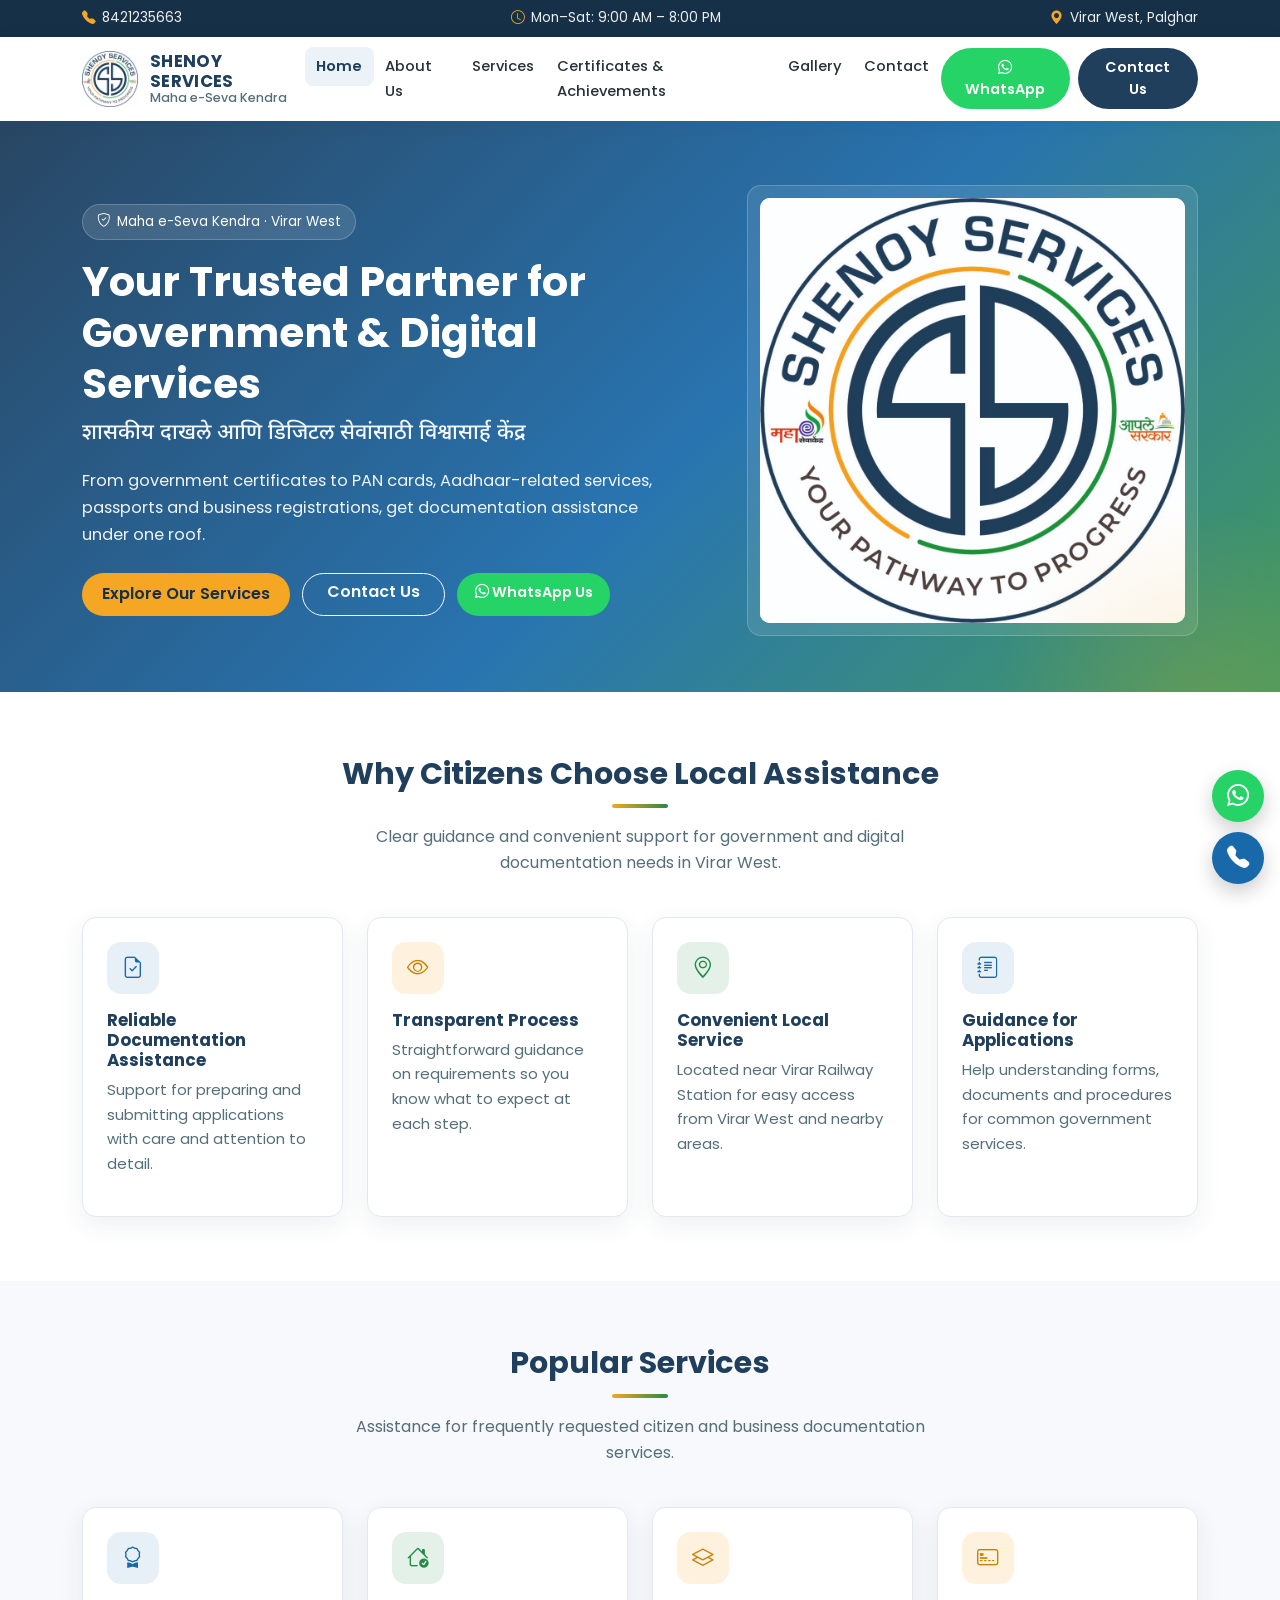
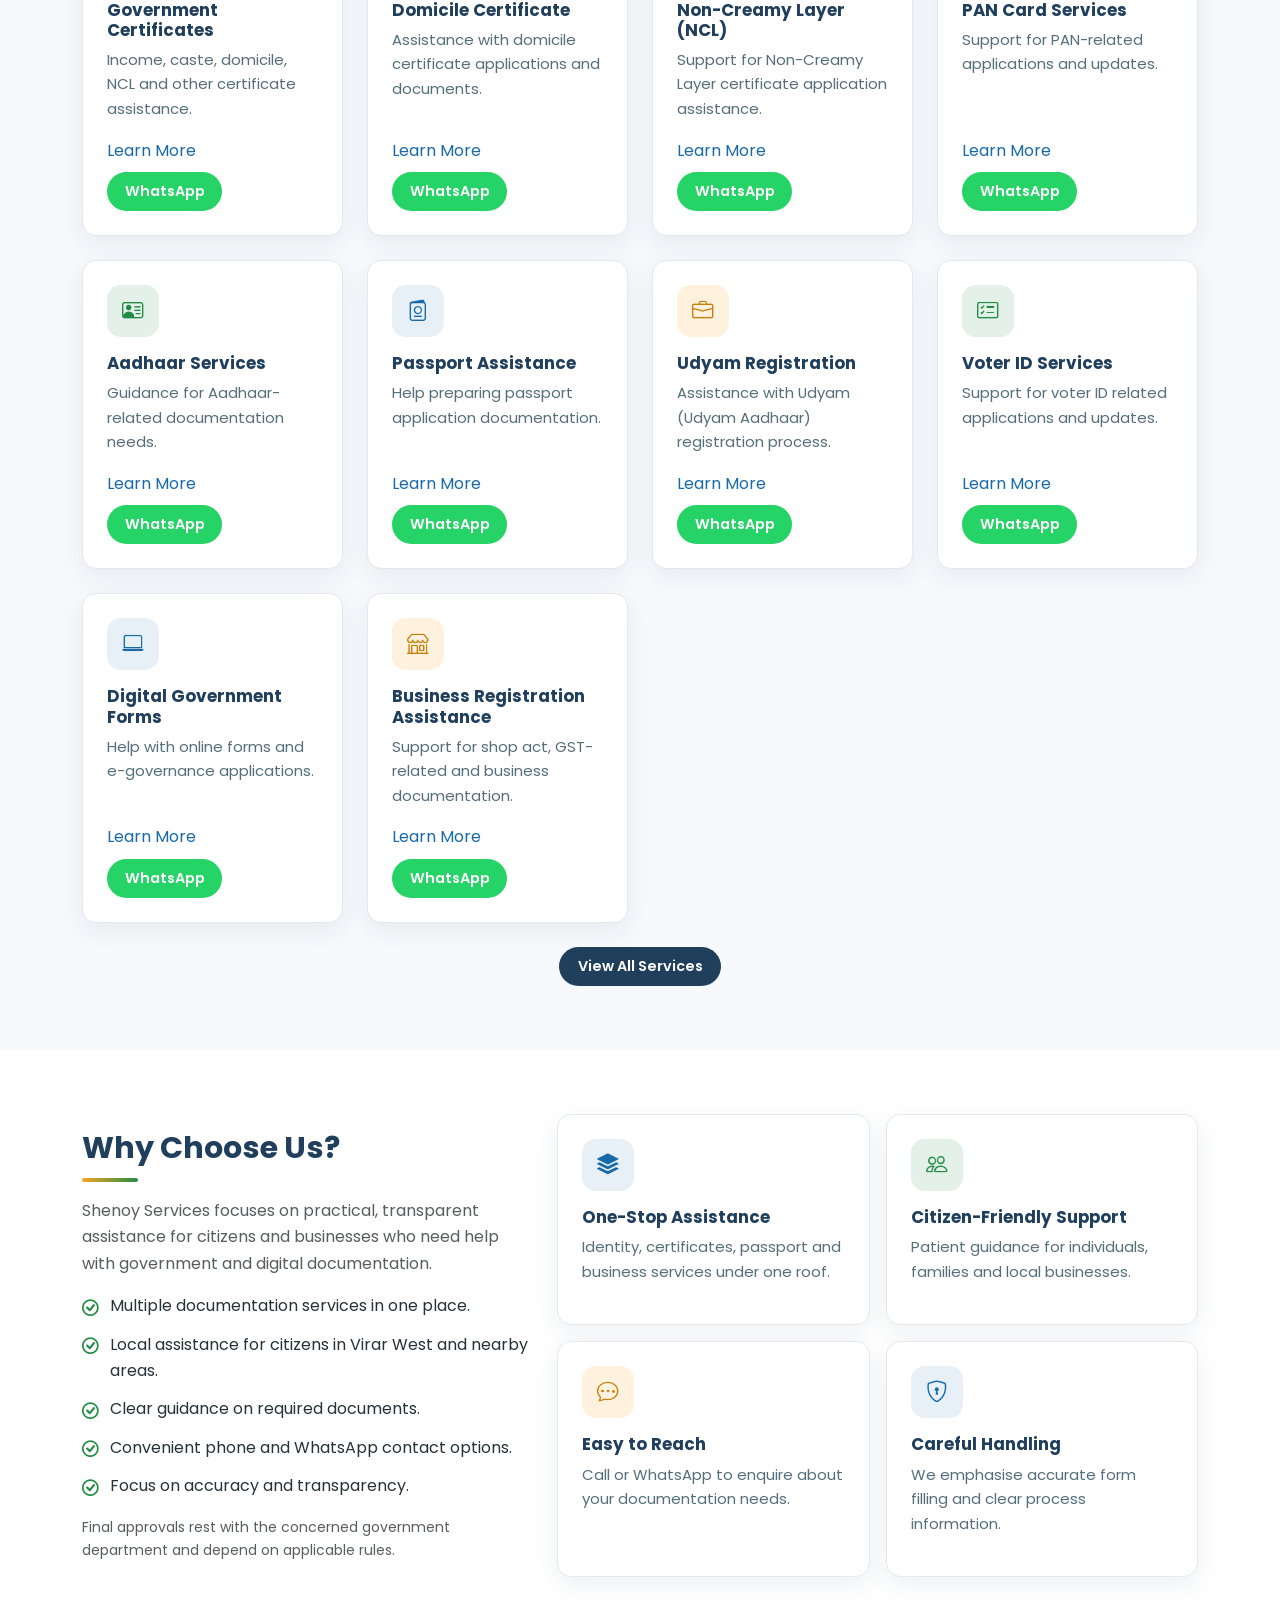
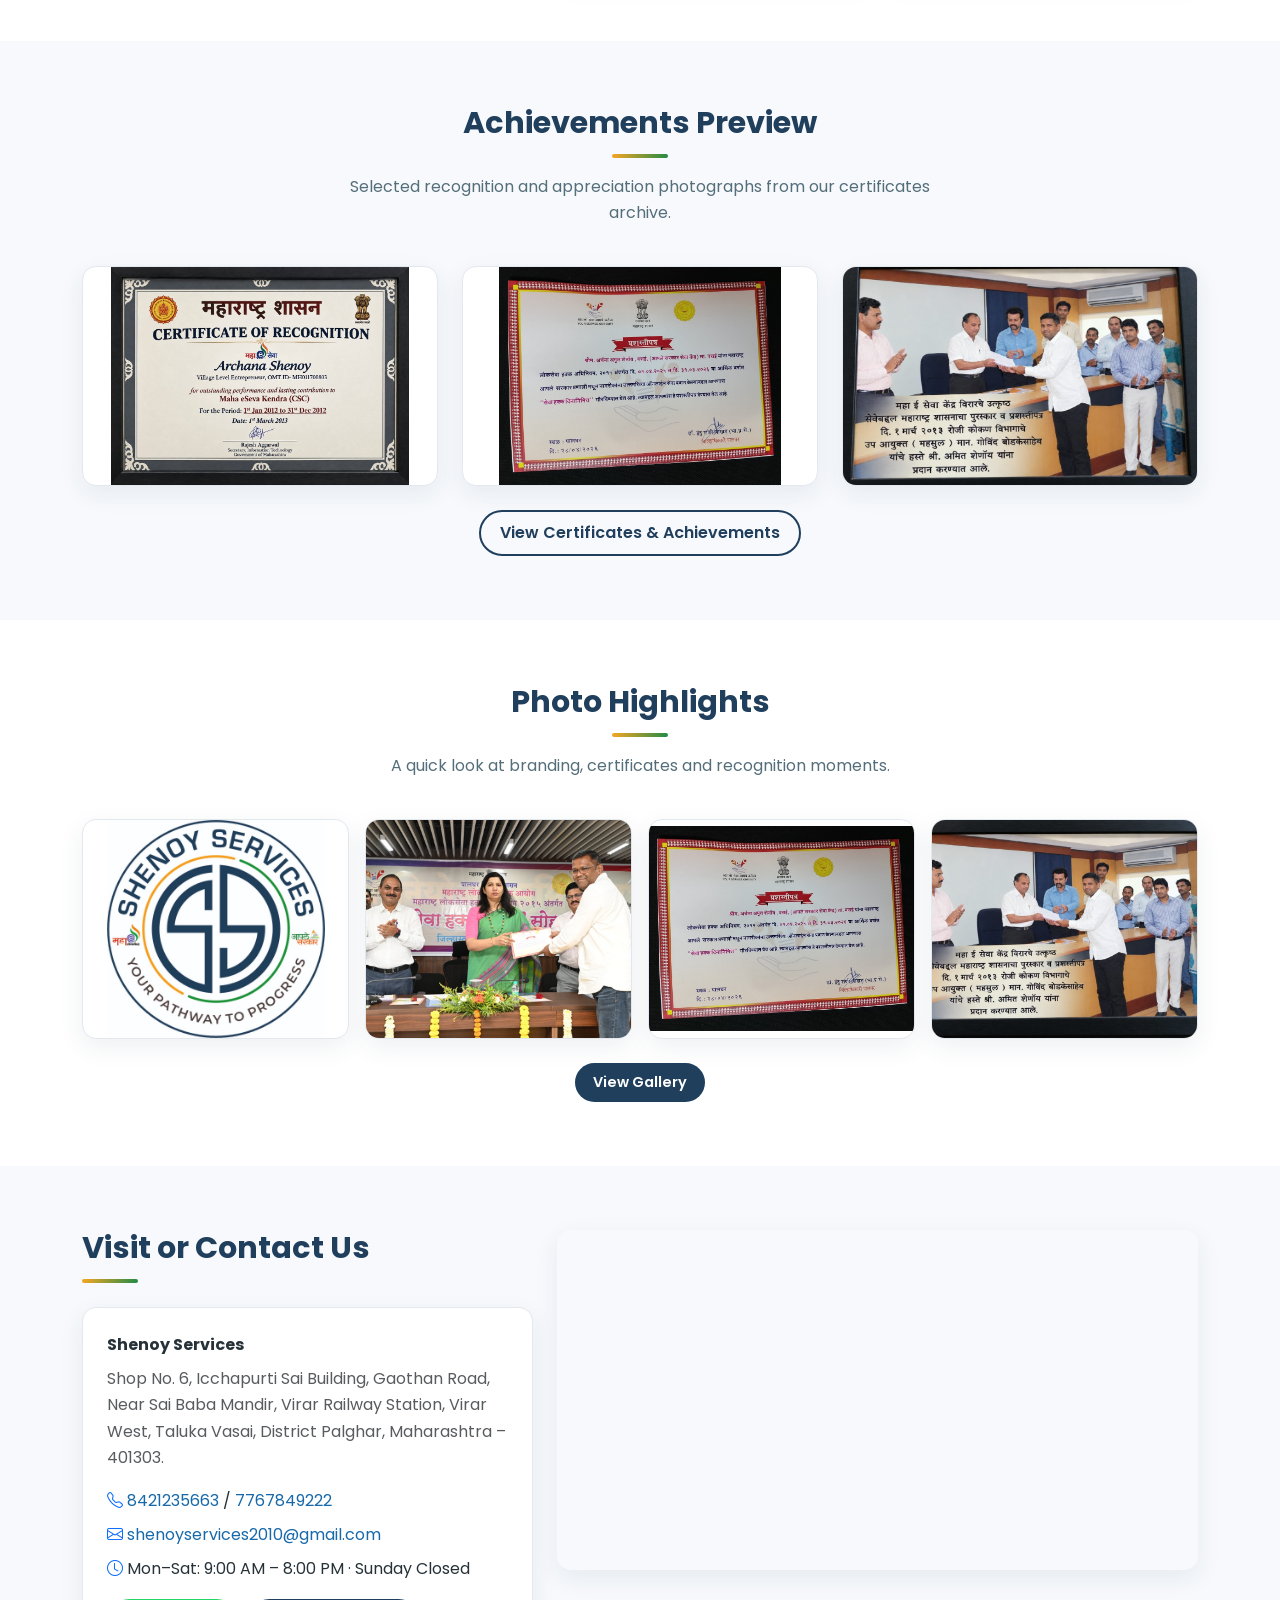
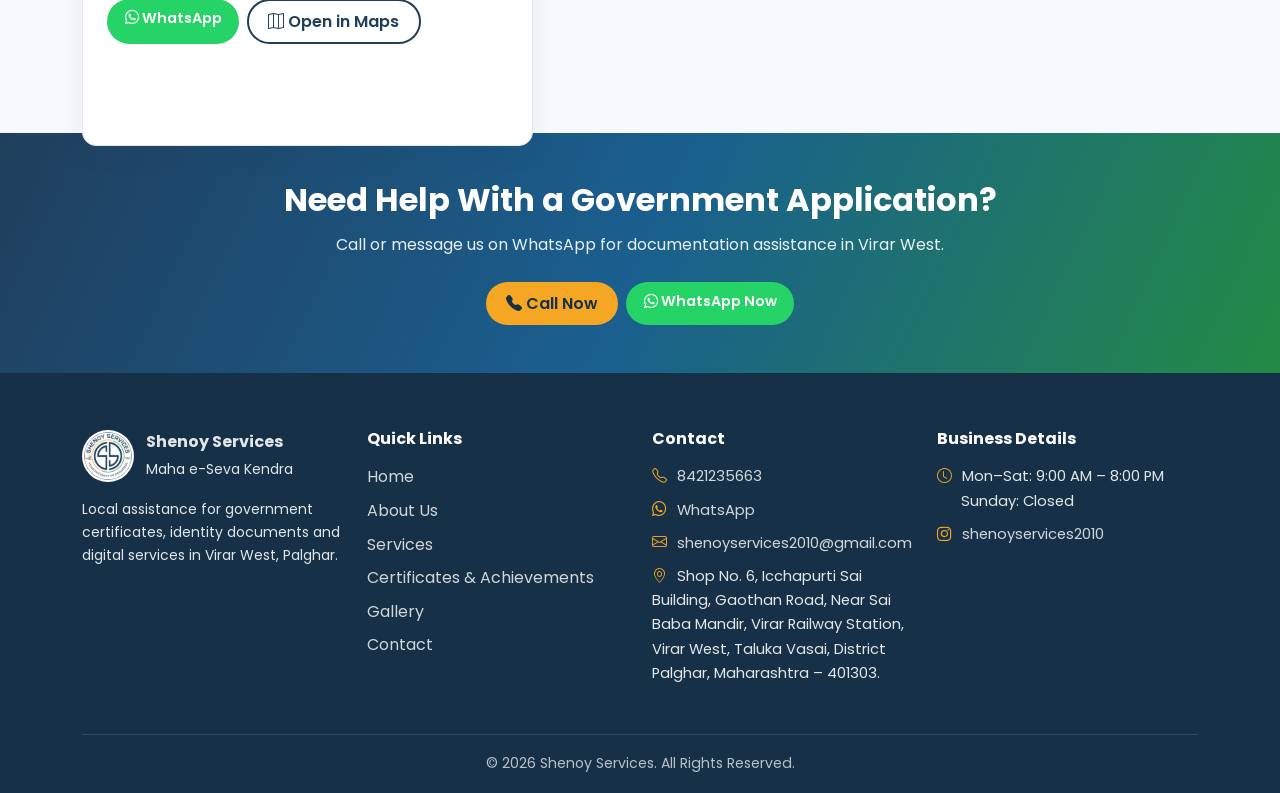
<file: index.html>
<!DOCTYPE html>
<html lang="en">
<head>
  <meta charset="UTF-8">
  <meta name="viewport" content="width=device-width, initial-scale=1.0">
  <title>Shenoy Services | Maha e-Seva Kendra in Virar West</title>
  <meta name="description" content="Shenoy Services is a Maha e-Seva Kendra in Virar West, Palghar offering government documentation assistance, PAN, Aadhaar, passport and digital services.">
  <meta name="keywords" content="Shenoy Services, Maha e-Seva Kendra Virar West, Government Documentation Services Virar, PAN Card Services Virar, Government Certificate Assistance Palghar">
  <meta property="og:title" content="Shenoy Services | Maha e-Seva Kendra in Virar West">
  <meta property="og:description" content="Trusted local assistance for government certificates, PAN, Aadhaar, passport and digital documentation services in Virar West.">
  <meta property="og:type" content="website">
  <meta property="og:image" content="assets/images/logo/shenoy-services-logo.jpg">
  <meta name="theme-color" content="#203F5D">
  <link rel="icon" href="assets/images/logo/shenoy-services-logo.jpg" type="image/jpeg">
  <link rel="preconnect" href="https://fonts.googleapis.com">
  <link rel="preconnect" href="https://fonts.gstatic.com" crossorigin>
  <link href="https://fonts.googleapis.com/css2?family=Noto+Sans+Devanagari:wght@400;500;600;700&family=Poppins:wght@400;500;600;700&display=swap" rel="stylesheet">
  <link href="https://cdn.jsdelivr.net/npm/bootstrap@5.3.3/dist/css/bootstrap.min.css" rel="stylesheet">
  <link href="https://cdn.jsdelivr.net/npm/bootstrap-icons@1.11.3/font/bootstrap-icons.min.css" rel="stylesheet">
  <link rel="stylesheet" href="assets/css/style.css">
  <script type="application/ld+json">
  {
    "@context": "https://schema.org",
    "@type": "LocalBusiness",
    "name": "Shenoy Services",
    "description": "Maha e-Seva Kendra offering government documentation assistance and digital services in Virar West, Palghar.",
    "image": "assets/images/logo/shenoy-services-logo.jpg",
    "telephone": "+918421235663",
    "email": "shenoyservices2010@gmail.com",
    "address": {
      "@type": "PostalAddress",
      "streetAddress": "Shop No. 6, Icchapurti Sai Building, Gaothan Road, Near Sai Baba Mandir, Virar Railway Station, Virar West",
      "addressLocality": "Vasai",
      "addressRegion": "Maharashtra",
      "postalCode": "401303",
      "addressCountry": "IN"
    },
    "openingHoursSpecification": [
      {
        "@type": "OpeningHoursSpecification",
        "dayOfWeek": ["Monday","Tuesday","Wednesday","Thursday","Friday","Saturday"],
        "opens": "09:00",
        "closes": "20:00"
      }
    ],
    "url": "",
    "sameAs": []
  }
  </script>
</head>
<body>
  <!-- Top bar -->
  <div class="top-bar">
    <div class="container d-flex flex-wrap justify-content-between gap-2">
      <a class="top-item" href="tel:+918421235663"><i class="bi bi-telephone-fill"></i> 8421235663</a>
      <span class="top-item top-item-hide-sm"><i class="bi bi-clock"></i> Mon–Sat: 9:00 AM – 8:00 PM</span>
      <span class="top-item"><i class="bi bi-geo-alt-fill"></i> Virar West, Palghar</span>
    </div>
  </div>

  <!-- Header -->
  <header class="site-header">
    <nav class="navbar navbar-expand-lg navbar-light">
      <div class="container">
        <a class="brand-block" href="index.html">
          <img class="brand-logo" src="assets/images/logo/shenoy-services-logo.jpg" width="56" height="56" alt="Shenoy Services logo">
          <span class="brand-text">
            <span class="brand-name">SHENOY SERVICES</span>
            <span class="brand-sub">Maha e-Seva Kendra</span>
          </span>
        </a>
        <button class="navbar-toggler" type="button" data-bs-toggle="collapse" data-bs-target="#mainNav" aria-controls="mainNav" aria-expanded="false" aria-label="Toggle navigation">
          <span class="navbar-toggler-icon"></span>
        </button>
        <div class="collapse navbar-collapse" id="mainNav">
          <ul class="navbar-nav mx-auto mb-2 mb-lg-0">
            <li class="nav-item"><a class="nav-link active" href="index.html" aria-current="page">Home</a></li>
            <li class="nav-item"><a class="nav-link" href="about.html">About Us</a></li>
            <li class="nav-item"><a class="nav-link" href="services.html">Services</a></li>
            <li class="nav-item"><a class="nav-link" href="certificates.html">Certificates &amp; Achievements</a></li>
            <li class="nav-item"><a class="nav-link" href="gallery.html">Gallery</a></li>
            <li class="nav-item"><a class="nav-link" href="contact.html">Contact</a></li>
          </ul>
          <div class="header-actions">
            <a class="btn btn-whatsapp" href="https://wa.me/918421235663" target="_blank" rel="noopener noreferrer"><i class="bi bi-whatsapp"></i> WhatsApp</a>
            <a class="btn btn-brand" href="contact.html">Contact Us</a>
          </div>
        </div>
      </div>
    </nav>
  </header>

  <main>
    <!-- Hero -->
    <section class="hero">
      <div class="container">
        <div class="row align-items-center">
          <div class="col-lg-7">
            <span class="hero-eyebrow"><i class="bi bi-shield-check"></i> Maha e-Seva Kendra · Virar West</span>
            <h1>Your Trusted Partner for Government &amp; Digital Services</h1>
            <p class="hero-mr mr" lang="mr">शासकीय दाखले आणि डिजिटल सेवांसाठी विश्वासार्ह केंद्र</p>
            <p class="hero-lead">From government certificates to PAN cards, Aadhaar-related services, passports and business registrations, get documentation assistance under one roof.</p>
            <div class="hero-actions">
              <a class="btn btn-saffron" href="services.html">Explore Our Services</a>
              <a class="btn btn-outline-light rounded-pill px-4 fw-semibold" href="contact.html">Contact Us</a>
              <a class="btn btn-whatsapp" href="https://wa.me/918421235663" target="_blank" rel="noopener noreferrer"><i class="bi bi-whatsapp"></i> WhatsApp Us</a>
            </div>
          </div>
          <div class="col-lg-5">
            <div class="hero-image-wrap">
              <img src="assets/images/logo/shenoy-services-logo.jpg" alt="Shenoy Services – Maha e-Seva Kendra brand logo" width="480" height="480">
            </div>
          </div>
        </div>
      </div>
    </section>

    <!-- Trust -->
    <section class="section section-alt">
      <div class="container">
        <div class="section-header">
          <h2 class="section-title">Why Citizens Choose Local Assistance</h2>
          <div class="accent-bar"></div>
          <p class="section-subtitle mt-3">Clear guidance and convenient support for government and digital documentation needs in Virar West.</p>
        </div>
        <div class="row g-4">
          <div class="col-md-6 col-lg-3">
            <article class="feature-card">
              <div class="icon-badge"><i class="bi bi-file-earmark-check"></i></div>
              <h3>Reliable Documentation Assistance</h3>
              <p>Support for preparing and submitting applications with care and attention to detail.</p>
            </article>
          </div>
          <div class="col-md-6 col-lg-3">
            <article class="feature-card">
              <div class="icon-badge saffron"><i class="bi bi-eye"></i></div>
              <h3>Transparent Process</h3>
              <p>Straightforward guidance on requirements so you know what to expect at each step.</p>
            </article>
          </div>
          <div class="col-md-6 col-lg-3">
            <article class="feature-card">
              <div class="icon-badge green"><i class="bi bi-geo-alt"></i></div>
              <h3>Convenient Local Service</h3>
              <p>Located near Virar Railway Station for easy access from Virar West and nearby areas.</p>
            </article>
          </div>
          <div class="col-md-6 col-lg-3">
            <article class="feature-card">
              <div class="icon-badge"><i class="bi bi-journal-text"></i></div>
              <h3>Guidance for Applications</h3>
              <p>Help understanding forms, documents and procedures for common government services.</p>
            </article>
          </div>
        </div>
      </div>
    </section>

    <!-- Popular services -->
    <section class="section">
      <div class="container">
        <div class="section-header">
          <h2 class="section-title">Popular Services</h2>
          <div class="accent-bar"></div>
          <p class="section-subtitle mt-3">Assistance for frequently requested citizen and business documentation services.</p>
        </div>
        <div class="row g-4">
          <div class="col-md-6 col-lg-3">
            <article class="service-card d-flex flex-column">
              <div class="icon-badge"><i class="bi bi-award"></i></div>
              <h3>Government Certificates</h3>
              <p>Income, caste, domicile, NCL and other certificate assistance.</p>
              <div class="card-actions">
                <a href="services.html#government-certificates">Learn More</a>
                <a class="btn btn-sm btn-whatsapp" href="https://wa.me/918421235663?text=Hello%2C%20I%20need%20help%20with%20Government%20Certificates." target="_blank" rel="noopener noreferrer">WhatsApp</a>
              </div>
            </article>
          </div>
          <div class="col-md-6 col-lg-3">
            <article class="service-card d-flex flex-column">
              <div class="icon-badge green"><i class="bi bi-house-check"></i></div>
              <h3>Domicile Certificate</h3>
              <p>Assistance with domicile certificate applications and documents.</p>
              <div class="card-actions">
                <a href="services.html#government-certificates">Learn More</a>
                <a class="btn btn-sm btn-whatsapp" href="https://wa.me/918421235663?text=Hello%2C%20I%20need%20help%20with%20Domicile%20Certificate." target="_blank" rel="noopener noreferrer">WhatsApp</a>
              </div>
            </article>
          </div>
          <div class="col-md-6 col-lg-3">
            <article class="service-card d-flex flex-column">
              <div class="icon-badge saffron"><i class="bi bi-layers"></i></div>
              <h3>Non-Creamy Layer (NCL)</h3>
              <p>Support for Non-Creamy Layer certificate application assistance.</p>
              <div class="card-actions">
                <a href="services.html#government-certificates">Learn More</a>
                <a class="btn btn-sm btn-whatsapp" href="https://wa.me/918421235663?text=Hello%2C%20I%20need%20help%20with%20Non-Creamy%20Layer%20NCL%20Certificate." target="_blank" rel="noopener noreferrer">WhatsApp</a>
              </div>
            </article>
          </div>
          <div class="col-md-6 col-lg-3">
            <article class="service-card d-flex flex-column">
              <div class="icon-badge saffron"><i class="bi bi-credit-card-2-front"></i></div>
              <h3>PAN Card Services</h3>
              <p>Support for PAN-related applications and updates.</p>
              <div class="card-actions">
                <a href="services.html#identity-services">Learn More</a>
                <a class="btn btn-sm btn-whatsapp" href="https://wa.me/918421235663?text=Hello%2C%20I%20need%20help%20with%20PAN%20Card%20Services." target="_blank" rel="noopener noreferrer">WhatsApp</a>
              </div>
            </article>
          </div>
          <div class="col-md-6 col-lg-3">
            <article class="service-card d-flex flex-column">
              <div class="icon-badge green"><i class="bi bi-person-vcard"></i></div>
              <h3>Aadhaar Services</h3>
              <p>Guidance for Aadhaar-related documentation needs.</p>
              <div class="card-actions">
                <a href="services.html#identity-services">Learn More</a>
                <a class="btn btn-sm btn-whatsapp" href="https://wa.me/918421235663?text=Hello%2C%20I%20need%20help%20with%20Aadhaar%20Services." target="_blank" rel="noopener noreferrer">WhatsApp</a>
              </div>
            </article>
          </div>
          <div class="col-md-6 col-lg-3">
            <article class="service-card d-flex flex-column">
              <div class="icon-badge"><i class="bi bi-passport"></i></div>
              <h3>Passport Assistance</h3>
              <p>Help preparing passport application documentation.</p>
              <div class="card-actions">
                <a href="services.html#passport-docs">Learn More</a>
                <a class="btn btn-sm btn-whatsapp" href="https://wa.me/918421235663?text=Hello%2C%20I%20need%20help%20with%20Passport%20Assistance." target="_blank" rel="noopener noreferrer">WhatsApp</a>
              </div>
            </article>
          </div>
          <div class="col-md-6 col-lg-3">
            <article class="service-card d-flex flex-column">
              <div class="icon-badge saffron"><i class="bi bi-briefcase"></i></div>
              <h3>Udyam Registration</h3>
              <p>Assistance with Udyam (Udyam Aadhaar) registration process.</p>
              <div class="card-actions">
                <a href="services.html#business-services">Learn More</a>
                <a class="btn btn-sm btn-whatsapp" href="https://wa.me/918421235663?text=Hello%2C%20I%20need%20help%20with%20Udyam%20Registration." target="_blank" rel="noopener noreferrer">WhatsApp</a>
              </div>
            </article>
          </div>
          <div class="col-md-6 col-lg-3">
            <article class="service-card d-flex flex-column">
              <div class="icon-badge green"><i class="bi bi-card-checklist"></i></div>
              <h3>Voter ID Services</h3>
              <p>Support for voter ID related applications and updates.</p>
              <div class="card-actions">
                <a href="services.html#identity-services">Learn More</a>
                <a class="btn btn-sm btn-whatsapp" href="https://wa.me/918421235663?text=Hello%2C%20I%20need%20help%20with%20Voter%20ID%20Services." target="_blank" rel="noopener noreferrer">WhatsApp</a>
              </div>
            </article>
          </div>
          <div class="col-md-6 col-lg-3">
            <article class="service-card d-flex flex-column">
              <div class="icon-badge"><i class="bi bi-laptop"></i></div>
              <h3>Digital Government Forms</h3>
              <p>Help with online forms and e-governance applications.</p>
              <div class="card-actions">
                <a href="services.html#online-services">Learn More</a>
                <a class="btn btn-sm btn-whatsapp" href="https://wa.me/918421235663?text=Hello%2C%20I%20need%20help%20with%20Digital%20Government%20Forms." target="_blank" rel="noopener noreferrer">WhatsApp</a>
              </div>
            </article>
          </div>
          <div class="col-md-6 col-lg-3">
            <article class="service-card d-flex flex-column">
              <div class="icon-badge saffron"><i class="bi bi-shop"></i></div>
              <h3>Business Registration Assistance</h3>
              <p>Support for shop act, GST-related and business documentation.</p>
              <div class="card-actions">
                <a href="services.html#business-services">Learn More</a>
                <a class="btn btn-sm btn-whatsapp" href="https://wa.me/918421235663?text=Hello%2C%20I%20need%20help%20with%20Business%20Registration." target="_blank" rel="noopener noreferrer">WhatsApp</a>
              </div>
            </article>
          </div>
        </div>
        <div class="text-center mt-4">
          <a class="btn btn-brand" href="services.html">View All Services</a>
        </div>
      </div>
    </section>

    <!-- Why choose us -->
    <section class="section section-alt">
      <div class="container">
        <div class="row align-items-center g-4">
          <div class="col-lg-5">
            <h2 class="section-title">Why Choose Us?</h2>
            <div class="accent-bar" style="margin-left:0;"></div>
            <p class="mt-3 text-muted">Shenoy Services focuses on practical, transparent assistance for citizens and businesses who need help with government and digital documentation.</p>
            <ul class="list-check mt-3">
              <li>Multiple documentation services in one place.</li>
              <li>Local assistance for citizens in Virar West and nearby areas.</li>
              <li>Clear guidance on required documents.</li>
              <li>Convenient phone and WhatsApp contact options.</li>
              <li>Focus on accuracy and transparency.</li>
            </ul>
            <p class="small text-muted mt-3 mb-0">Final approvals rest with the concerned government department and depend on applicable rules.</p>
          </div>
          <div class="col-lg-7">
            <div class="row g-3">
              <div class="col-sm-6">
                <article class="why-card">
                  <div class="icon-badge"><i class="bi bi-stack"></i></div>
                  <h3>One-Stop Assistance</h3>
                  <p>Identity, certificates, passport and business services under one roof.</p>
                </article>
              </div>
              <div class="col-sm-6">
                <article class="why-card">
                  <div class="icon-badge green"><i class="bi bi-people"></i></div>
                  <h3>Citizen-Friendly Support</h3>
                  <p>Patient guidance for individuals, families and local businesses.</p>
                </article>
              </div>
              <div class="col-sm-6">
                <article class="why-card">
                  <div class="icon-badge saffron"><i class="bi bi-chat-dots"></i></div>
                  <h3>Easy to Reach</h3>
                  <p>Call or WhatsApp to enquire about your documentation needs.</p>
                </article>
              </div>
              <div class="col-sm-6">
                <article class="why-card">
                  <div class="icon-badge"><i class="bi bi-shield-lock"></i></div>
                  <h3>Careful Handling</h3>
                  <p>We emphasise accurate form filling and clear process information.</p>
                </article>
              </div>
            </div>
          </div>
        </div>
      </div>
    </section>

    <!-- Achievements preview -->
    <section class="section">
      <div class="container">
        <div class="section-header">
          <h2 class="section-title">Achievements Preview</h2>
          <div class="accent-bar"></div>
          <p class="section-subtitle mt-3">Selected recognition and appreciation photographs from our certificates archive.</p>
        </div>
        <div class="row g-4">
          <div class="col-md-4">
            <img class="preview-img contain" src="assets/images/certificates/shenoy-recognition-certificate.jpg" alt="Government of Maharashtra Certificate of Recognition" loading="lazy" width="400" height="220">
          </div>
          <div class="col-md-4">
            <img class="preview-img contain" src="assets/images/certificates/shenoy-appreciation-certificate.jpg" alt="Maharashtra Government Certificate of Appreciation" loading="lazy" width="400" height="220">
          </div>
          <div class="col-md-4">
            <img class="preview-img" src="assets/images/awards/shenoy-award-ceremony-2013.jpg" alt="Award presentation ceremony photograph" loading="lazy" width="400" height="220">
          </div>
        </div>
        <div class="text-center mt-4">
          <a class="btn btn-outline-brand" href="certificates.html">View Certificates &amp; Achievements</a>
        </div>
      </div>
    </section>

    <!-- Gallery preview -->
    <section class="section section-alt">
      <div class="container">
        <div class="section-header">
          <h2 class="section-title">Photo Highlights</h2>
          <div class="accent-bar"></div>
          <p class="section-subtitle mt-3">A quick look at branding, certificates and recognition moments.</p>
        </div>
        <div class="row g-3">
          <div class="col-6 col-md-3">
            <img class="preview-img contain" src="assets/images/logo/shenoy-services-logo.jpg" alt="Shenoy Services logo" loading="lazy" width="300" height="220">
          </div>
          <div class="col-6 col-md-3">
            <img class="preview-img" src="assets/images/awards/shenoy-award-ceremony-palghar.jpg" alt="Recognition ceremony in Palghar" loading="lazy" width="300" height="220">
          </div>
          <div class="col-6 col-md-3">
            <img class="preview-img contain" src="assets/images/certificates/shenoy-appreciation-certificate.jpg" alt="Appreciation certificate" loading="lazy" width="300" height="220">
          </div>
          <div class="col-6 col-md-3">
            <img class="preview-img" src="assets/images/awards/shenoy-award-ceremony-2013.jpg" alt="Government award ceremony" loading="lazy" width="300" height="220">
          </div>
        </div>
        <div class="text-center mt-4">
          <a class="btn btn-brand" href="gallery.html">View Gallery</a>
        </div>
      </div>
    </section>

    <!-- Contact & location -->
    <section class="section">
      <div class="container">
        <div class="row g-4 align-items-stretch">
          <div class="col-lg-5">
            <h2 class="section-title">Visit or Contact Us</h2>
            <div class="accent-bar" style="margin-left:0;"></div>
            <div class="info-card mt-4">
              <p class="mb-2"><strong>Shenoy Services</strong></p>
              <p class="text-muted mb-3">Shop No. 6, Icchapurti Sai Building, Gaothan Road, Near Sai Baba Mandir, Virar Railway Station, Virar West, Taluka Vasai, District Palghar, Maharashtra – 401303.</p>
              <p class="mb-2"><i class="bi bi-telephone text-primary"></i> <a href="tel:+918421235663">8421235663</a> / <a href="tel:+917767849222">7767849222</a></p>
              <p class="mb-2"><i class="bi bi-envelope text-primary"></i> <a href="mailto:shenoyservices2010@gmail.com">shenoyservices2010@gmail.com</a></p>
              <p class="mb-3"><i class="bi bi-clock text-primary"></i> Mon–Sat: 9:00 AM – 8:00 PM · Sunday Closed</p>
              <div class="d-flex flex-wrap gap-2">
                <a class="btn btn-whatsapp" href="https://wa.me/918421235663" target="_blank" rel="noopener noreferrer"><i class="bi bi-whatsapp"></i> WhatsApp</a>
                <a class="btn btn-outline-brand" href="https://www.google.com/maps/embed?pb=!1m18!1m12!1m3!1d3100.738363708389!2d72.81114749999999!3d19.454132100000002!2m3!1f0!2f0!3f0!3m2!1i1024!2i768!4f13.1!3m3!1m2!1s0x3be7a96cd68fb5b3%3A0xdaa58172d717b029!2sMaha%20E%20Seva%20Kendra%20-%20Shenoy's%20Services!5e1!3m2!1sen!2sin!4v1792558392882!5m2!1sen!2sin" target="_blank" rel="noopener noreferrer"><i class="bi bi-map"></i> Open in Maps</a>
              </div>
            </div>
          </div>
          <div class="col-lg-7">
            <iframe class="map-embed" title="Shenoy Services location on Google Maps" loading="lazy" referrerpolicy="no-referrer-when-downgrade" src="https://www.google.com/maps/embed?pb=!1m18!1m12!1m3!1d3100.738363708389!2d72.81114749999999!3d19.454132100000002!2m3!1f0!2f0!3f0!3m2!1i1024!2i768!4f13.1!3m3!1m2!1s0x3be7a96cd68fb5b3%3A0xdaa58172d717b029!2sMaha%20E%20Seva%20Kendra%20-%20Shenoy's%20Services!5e1!3m2!1sen!2sin!4v1792558392882!5m2!1sen!2sin"></iframe>
          </div>
        </div>
      </div>
    </section>

    <!-- CTA -->
    <section class="cta-band">
      <div class="container">
        <h2>Need Help With a Government Application?</h2>
        <p>Call or message us on WhatsApp for documentation assistance in Virar West.</p>
        <div class="d-flex flex-wrap justify-content-center gap-2">
          <a class="btn btn-saffron" href="tel:+918421235663"><i class="bi bi-telephone-fill"></i> Call Now</a>
          <a class="btn btn-whatsapp" href="https://wa.me/918421235663" target="_blank" rel="noopener noreferrer"><i class="bi bi-whatsapp"></i> WhatsApp Now</a>
        </div>
      </div>
    </section>
  </main>

  <!-- Footer -->
  <footer class="site-footer">
    <div class="container">
      <div class="row g-4">
        <div class="col-md-6 col-lg-3">
          <div class="footer-brand">
            <img src="assets/images/logo/shenoy-services-logo.jpg" width="52" height="52" alt="Shenoy Services logo">
            <div>
              <strong>Shenoy Services</strong><br>
              <small>Maha e-Seva Kendra</small>
            </div>
          </div>
          <p class="small mb-0">Local assistance for government certificates, identity documents and digital services in Virar West, Palghar.</p>
        </div>
        <div class="col-md-6 col-lg-3">
          <h4>Quick Links</h4>
          <ul class="footer-links">
            <li><a href="index.html">Home</a></li>
            <li><a href="about.html">About Us</a></li>
            <li><a href="services.html">Services</a></li>
            <li><a href="certificates.html">Certificates &amp; Achievements</a></li>
            <li><a href="gallery.html">Gallery</a></li>
            <li><a href="contact.html">Contact</a></li>
          </ul>
        </div>
        <div class="col-md-6 col-lg-3">
          <h4>Contact</h4>
          <p class="footer-meta"><i class="bi bi-telephone"></i> <a href="tel:+918421235663">8421235663</a></p>
          <p class="footer-meta"><i class="bi bi-whatsapp"></i> <a href="https://wa.me/918421235663" target="_blank" rel="noopener noreferrer">WhatsApp</a></p>
          <p class="footer-meta"><i class="bi bi-envelope"></i> <a href="mailto:shenoyservices2010@gmail.com">shenoyservices2010@gmail.com</a></p>
          <p class="footer-meta small"><i class="bi bi-geo-alt"></i> Shop No. 6, Icchapurti Sai Building, Gaothan Road, Near Sai Baba Mandir, Virar Railway Station, Virar West, Taluka Vasai, District Palghar, Maharashtra – 401303.</p>
        </div>
        <div class="col-md-6 col-lg-3">
          <h4>Business Details</h4>
          <p class="footer-meta"><i class="bi bi-clock"></i> Mon–Sat: 9:00 AM – 8:00 PM<br><span class="ms-4">Sunday: Closed</span></p>
          <p class="footer-meta"><i class="bi bi-instagram"></i> <a href="https://www.instagram.com/shenoyservices2010/" target="_blank" rel="noopener noreferrer">shenoyservices2010</a></p>
        </div>
      </div>
      <div class="footer-bottom text-center">
        &copy; <span data-year></span> Shenoy Services. All Rights Reserved.
      </div>
    </div>
  </footer>

  <div class="float-actions">
    <a class="float-btn wa" href="https://wa.me/918421235663" target="_blank" rel="noopener noreferrer" aria-label="Chat on WhatsApp"><i class="bi bi-whatsapp"></i></a>
    <a class="float-btn call" href="tel:+918421235663" aria-label="Call now"><i class="bi bi-telephone-fill"></i></a>
  </div>

  <script src="https://cdn.jsdelivr.net/npm/bootstrap@5.3.3/dist/js/bootstrap.bundle.min.js"></script>
  <script src="assets/js/main.js"></script>
</body>
</html>
</file>
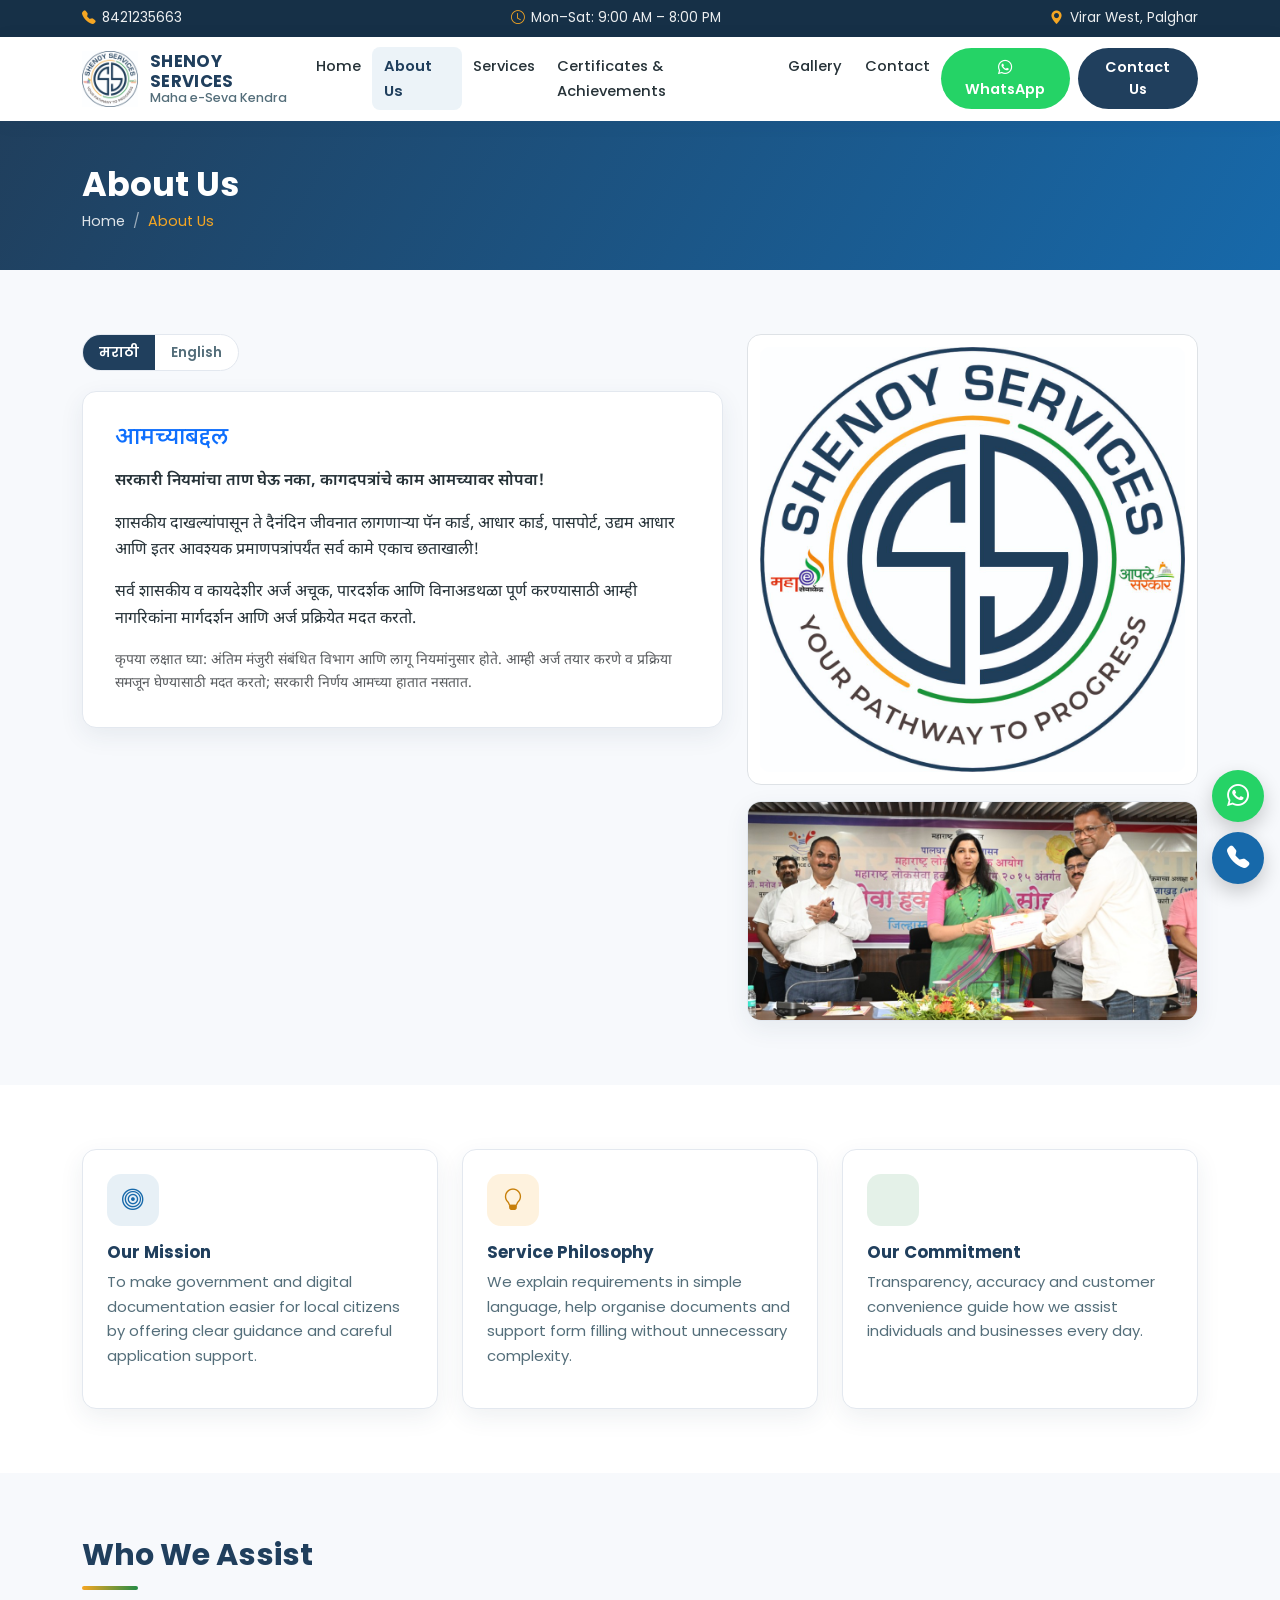
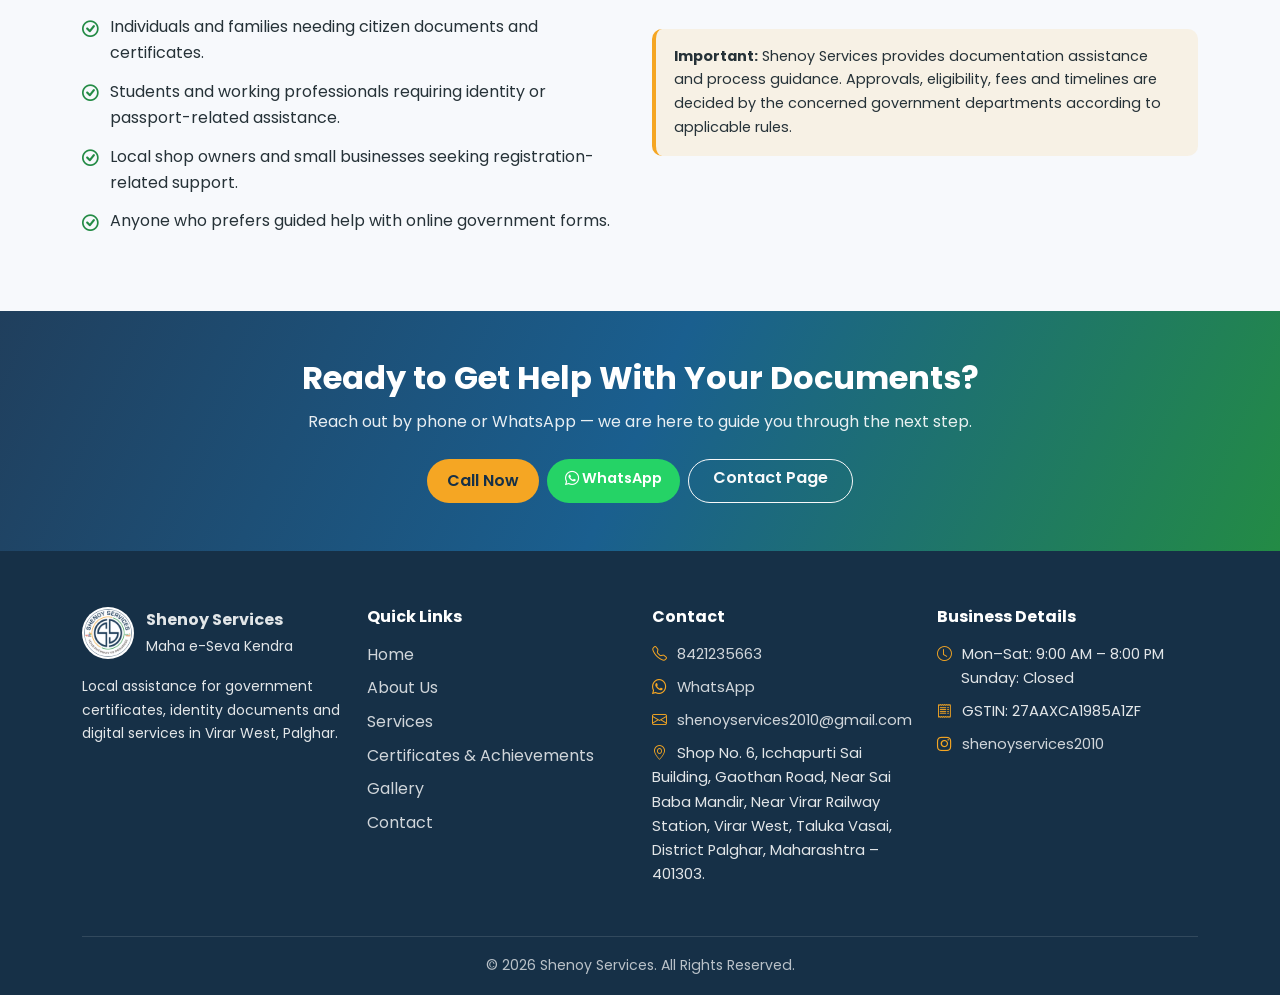
<file: about.html>
<!DOCTYPE html>
<html lang="en">
<head>
  <meta charset="UTF-8">
  <meta name="viewport" content="width=device-width, initial-scale=1.0">
  <title>About Us | Shenoy Services – Maha e-Seva Kendra Virar West</title>
  <meta name="description" content="Learn about Shenoy Services, a Maha e-Seva Kendra in Virar West providing government documentation assistance and digital services with a focus on transparency and accuracy.">
  <meta property="og:title" content="About Shenoy Services | Maha e-Seva Kendra Virar West">
  <meta property="og:description" content="Government documentation assistance and digital services under one roof in Virar West, Palghar.">
  <meta property="og:type" content="website">
  <meta property="og:image" content="assets/images/logo/shenoy-services-logo.jpg">
  <meta name="theme-color" content="#203F5D">
  <link rel="icon" href="assets/images/logo/shenoy-services-logo.jpg" type="image/jpeg">
  <link rel="preconnect" href="https://fonts.googleapis.com">
  <link rel="preconnect" href="https://fonts.gstatic.com" crossorigin>
  <link href="https://fonts.googleapis.com/css2?family=Noto+Sans+Devanagari:wght@400;500;600;700&family=Poppins:wght@400;500;600;700&display=swap" rel="stylesheet">
  <link href="https://cdn.jsdelivr.net/npm/bootstrap@5.3.3/dist/css/bootstrap.min.css" rel="stylesheet">
  <link href="https://cdn.jsdelivr.net/npm/bootstrap-icons@1.11.3/font/bootstrap-icons.min.css" rel="stylesheet">
  <link rel="stylesheet" href="assets/css/style.css">
</head>
<body>
  <div class="top-bar">
    <div class="container d-flex flex-wrap justify-content-between gap-2">
      <a class="top-item" href="tel:+918421235663"><i class="bi bi-telephone-fill"></i> 8421235663</a>
      <span class="top-item top-item-hide-sm"><i class="bi bi-clock"></i> Mon–Sat: 9:00 AM – 8:00 PM</span>
      <span class="top-item"><i class="bi bi-geo-alt-fill"></i> Virar West, Palghar</span>
    </div>
  </div>

  <header class="site-header">
    <nav class="navbar navbar-expand-lg navbar-light">
      <div class="container">
        <a class="brand-block" href="index.html">
          <img class="brand-logo" src="assets/images/logo/shenoy-services-logo.jpg" width="56" height="56" alt="Shenoy Services logo">
          <span class="brand-text">
            <span class="brand-name">SHENOY SERVICES</span>
            <span class="brand-sub">Maha e-Seva Kendra</span>
          </span>
        </a>
        <button class="navbar-toggler" type="button" data-bs-toggle="collapse" data-bs-target="#mainNav" aria-controls="mainNav" aria-expanded="false" aria-label="Toggle navigation">
          <span class="navbar-toggler-icon"></span>
        </button>
        <div class="collapse navbar-collapse" id="mainNav">
          <ul class="navbar-nav mx-auto mb-2 mb-lg-0">
            <li class="nav-item"><a class="nav-link" href="index.html">Home</a></li>
            <li class="nav-item"><a class="nav-link active" href="about.html" aria-current="page">About Us</a></li>
            <li class="nav-item"><a class="nav-link" href="services.html">Services</a></li>
            <li class="nav-item"><a class="nav-link" href="certificates.html">Certificates &amp; Achievements</a></li>
            <li class="nav-item"><a class="nav-link" href="gallery.html">Gallery</a></li>
            <li class="nav-item"><a class="nav-link" href="contact.html">Contact</a></li>
          </ul>
          <div class="header-actions">
            <a class="btn btn-whatsapp" href="https://wa.me/918421235663" target="_blank" rel="noopener noreferrer"><i class="bi bi-whatsapp"></i> WhatsApp</a>
            <a class="btn btn-brand" href="contact.html">Contact Us</a>
          </div>
        </div>
      </div>
    </nav>
  </header>

  <main>
    <section class="page-banner">
      <div class="container">
        <h1>About Us</h1>
        <nav aria-label="breadcrumb">
          <ol class="breadcrumb">
            <li class="breadcrumb-item"><a href="index.html">Home</a></li>
            <li class="breadcrumb-item active" aria-current="page">About Us</li>
          </ol>
        </nav>
      </div>
    </section>

    <section class="section">
      <div class="container">
        <div class="row g-4 align-items-start">
          <div class="col-lg-7">
            <div class="lang-toggle" data-lang-toggle role="group" aria-label="Language switch">
              <button type="button" data-lang="mr" class="active" aria-pressed="true">मराठी</button>
              <button type="button" data-lang="en" aria-pressed="false">English</button>
            </div>

            <div class="about-content" data-lang-panel="mr" lang="mr">
              <h2 class="h4 text-primary mb-3 mr">आमच्याबद्दल</h2>
              <p class="mr fw-semibold">सरकारी नियमांचा ताण घेऊ नका, कागदपत्रांचे काम आमच्यावर सोपवा!</p>
              <p class="mr">शासकीय दाखल्यांपासून ते दैनंदिन जीवनात लागणाऱ्या पॅन कार्ड, आधार कार्ड, पासपोर्ट, उद्यम आधार आणि इतर आवश्यक प्रमाणपत्रांपर्यंत सर्व कामे एकाच छताखाली!</p>
              <p class="mr">सर्व शासकीय व कायदेशीर अर्ज अचूक, पारदर्शक आणि विनाअडथळा पूर्ण करण्यासाठी आम्ही नागरिकांना मार्गदर्शन आणि अर्ज प्रक्रियेत मदत करतो.</p>
              <p class="mr small text-muted mb-0">कृपया लक्षात घ्या: अंतिम मंजुरी संबंधित विभाग आणि लागू नियमांनुसार होते. आम्ही अर्ज तयार करणे व प्रक्रिया समजून घेण्यासाठी मदत करतो; सरकारी निर्णय आमच्या हातात नसतात.</p>
            </div>

            <div class="about-content" data-lang-panel="en" hidden>
              <h2 class="h4 text-primary mb-3">About Shenoy Services</h2>
              <p class="fw-semibold">Don’t carry the stress of government paperwork alone — leave your documentation work with us.</p>
              <p>From government certificates to everyday essentials such as PAN card, Aadhaar-related services, passport assistance, Udyam registration and other important documents — get help under one roof.</p>
              <p>We guide citizens through government and legal application processes with a focus on accuracy, transparency and smoother completion of paperwork.</p>
              <p class="small text-muted mb-0">Please note: Final approvals depend on the relevant department and applicable rules. We assist with preparation and process guidance; government decisions rest with the concerned authority.</p>
            </div>
          </div>
          <div class="col-lg-5">
            <div class="hero-image-wrap bg-white border">
              <img src="assets/images/logo/shenoy-services-logo.jpg" alt="Shenoy Services circular brand logo" width="420" height="420">
            </div>
            <img class="preview-img mt-3" src="assets/images/awards/shenoy-award-ceremony-palghar.jpg" alt="Recognition ceremony related to public service excellence" loading="lazy" width="480" height="220">
          </div>
        </div>
      </div>
    </section>

    <section class="section section-alt">
      <div class="container">
        <div class="row g-4">
          <div class="col-md-4">
            <article class="feature-card">
              <div class="icon-badge"><i class="bi bi-bullseye"></i></div>
              <h3>Our Mission</h3>
              <p>To make government and digital documentation easier for local citizens by offering clear guidance and careful application support.</p>
            </article>
          </div>
          <div class="col-md-4">
            <article class="feature-card">
              <div class="icon-badge saffron"><i class="bi bi-lightbulb"></i></div>
              <h3>Service Philosophy</h3>
              <p>We explain requirements in simple language, help organise documents and support form filling without unnecessary complexity.</p>
            </article>
          </div>
          <div class="col-md-4">
            <article class="feature-card">
              <div class="icon-badge green"><i class="bi bi-handshake"></i></div>
              <h3>Our Commitment</h3>
              <p>Transparency, accuracy and customer convenience guide how we assist individuals and businesses every day.</p>
            </article>
          </div>
        </div>
      </div>
    </section>

    <section class="section">
      <div class="container">
        <div class="row g-4 align-items-center">
          <div class="col-lg-6">
            <h2 class="section-title">Who We Assist</h2>
            <div class="accent-bar" style="margin-left:0;"></div>
            <ul class="list-check mt-4">
              <li>Individuals and families needing citizen documents and certificates.</li>
              <li>Students and working professionals requiring identity or passport-related assistance.</li>
              <li>Local shop owners and small businesses seeking registration-related support.</li>
              <li>Anyone who prefers guided help with online government forms.</li>
            </ul>
          </div>
          <div class="col-lg-6">
            <div class="disclaimer">
              <strong>Important:</strong> Shenoy Services provides documentation assistance and process guidance. Approvals, eligibility, fees and timelines are decided by the concerned government departments according to applicable rules.
            </div>
          </div>
        </div>
      </div>
    </section>

    <section class="cta-band">
      <div class="container">
        <h2>Ready to Get Help With Your Documents?</h2>
        <p>Reach out by phone or WhatsApp — we are here to guide you through the next step.</p>
        <div class="d-flex flex-wrap justify-content-center gap-2">
          <a class="btn btn-saffron" href="tel:+918421235663">Call Now</a>
          <a class="btn btn-whatsapp" href="https://wa.me/918421235663" target="_blank" rel="noopener noreferrer"><i class="bi bi-whatsapp"></i> WhatsApp</a>
          <a class="btn btn-outline-light rounded-pill px-4 fw-semibold" href="contact.html">Contact Page</a>
        </div>
      </div>
    </section>
  </main>

  <footer class="site-footer">
    <div class="container">
      <div class="row g-4">
        <div class="col-md-6 col-lg-3">
          <div class="footer-brand">
            <img src="assets/images/logo/shenoy-services-logo.jpg" width="52" height="52" alt="Shenoy Services logo">
            <div>
              <strong>Shenoy Services</strong><br>
              <small>Maha e-Seva Kendra</small>
            </div>
          </div>
          <p class="small mb-0">Local assistance for government certificates, identity documents and digital services in Virar West, Palghar.</p>
        </div>
        <div class="col-md-6 col-lg-3">
          <h4>Quick Links</h4>
          <ul class="footer-links">
            <li><a href="index.html">Home</a></li>
            <li><a href="about.html">About Us</a></li>
            <li><a href="services.html">Services</a></li>
            <li><a href="certificates.html">Certificates &amp; Achievements</a></li>
            <li><a href="gallery.html">Gallery</a></li>
            <li><a href="contact.html">Contact</a></li>
          </ul>
        </div>
        <div class="col-md-6 col-lg-3">
          <h4>Contact</h4>
          <p class="footer-meta"><i class="bi bi-telephone"></i> <a href="tel:+918421235663">8421235663</a></p>
          <p class="footer-meta"><i class="bi bi-whatsapp"></i> <a href="https://wa.me/918421235663" target="_blank" rel="noopener noreferrer">WhatsApp</a></p>
          <p class="footer-meta"><i class="bi bi-envelope"></i> <a href="mailto:shenoyservices2010@gmail.com">shenoyservices2010@gmail.com</a></p>
          <p class="footer-meta small"><i class="bi bi-geo-alt"></i> Shop No. 6, Icchapurti Sai Building, Gaothan Road, Near Sai Baba Mandir, Near Virar Railway Station, Virar West, Taluka Vasai, District Palghar, Maharashtra – 401303.</p>
        </div>
        <div class="col-md-6 col-lg-3">
          <h4>Business Details</h4>
          <p class="footer-meta"><i class="bi bi-clock"></i> Mon–Sat: 9:00 AM – 8:00 PM<br><span class="ms-4">Sunday: Closed</span></p>
          <p class="footer-meta"><i class="bi bi-receipt"></i> GSTIN: 27AAXCA1985A1ZF</p>
          <p class="footer-meta"><i class="bi bi-instagram"></i> <a href="https://www.instagram.com/shenoyservices2010/" target="_blank" rel="noopener noreferrer">shenoyservices2010</a></p>
        </div>
      </div>
      <div class="footer-bottom text-center">
        &copy; <span data-year></span> Shenoy Services. All Rights Reserved.
      </div>
    </div>
  </footer>

  <div class="float-actions">
    <a class="float-btn wa" href="https://wa.me/918421235663" target="_blank" rel="noopener noreferrer" aria-label="Chat on WhatsApp"><i class="bi bi-whatsapp"></i></a>
    <a class="float-btn call" href="tel:+918421235663" aria-label="Call now"><i class="bi bi-telephone-fill"></i></a>
  </div>

  <script src="https://cdn.jsdelivr.net/npm/bootstrap@5.3.3/dist/js/bootstrap.bundle.min.js"></script>
  <script src="assets/js/main.js"></script>
</body>
</html>
</file>
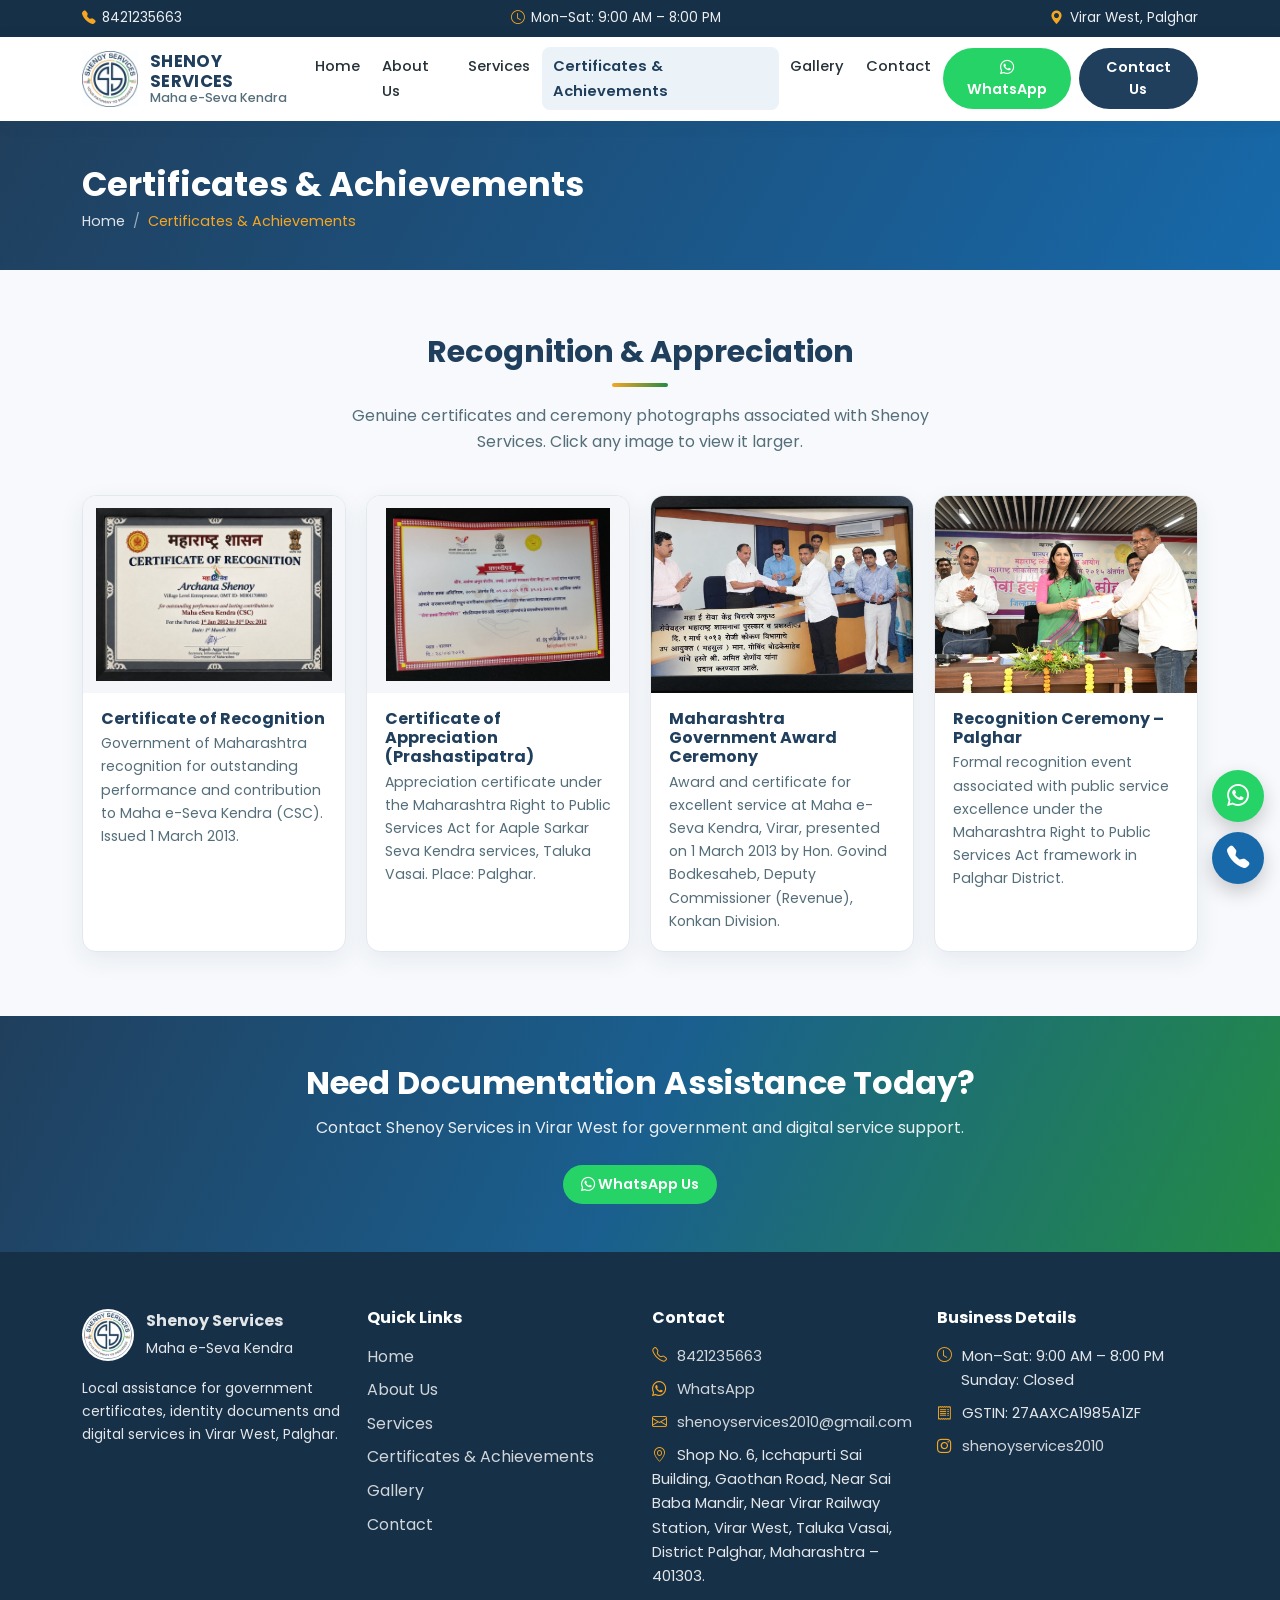
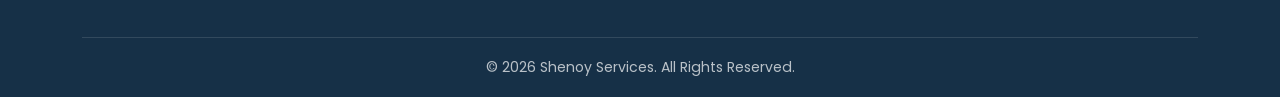
<file: certificates.html>
<!DOCTYPE html>
<html lang="en">
<head>
  <meta charset="UTF-8">
  <meta name="viewport" content="width=device-width, initial-scale=1.0">
  <title>Certificates &amp; Achievements | Shenoy Services</title>
  <meta name="description" content="View recognition certificates, appreciation documents and award ceremony photographs associated with Shenoy Services, Maha e-Seva Kendra in Virar West.">
  <meta property="og:title" content="Certificates &amp; Achievements | Shenoy Services">
  <meta property="og:description" content="Genuine certificates and recognition photographs from Shenoy Services.">
  <meta property="og:type" content="website">
  <meta property="og:image" content="assets/images/certificates/shenoy-recognition-certificate.jpg">
  <meta name="theme-color" content="#203F5D">
  <link rel="icon" href="assets/images/logo/shenoy-services-logo.jpg" type="image/jpeg">
  <link rel="preconnect" href="https://fonts.googleapis.com">
  <link rel="preconnect" href="https://fonts.gstatic.com" crossorigin>
  <link href="https://fonts.googleapis.com/css2?family=Noto+Sans+Devanagari:wght@400;500;600;700&family=Poppins:wght@400;500;600;700&display=swap" rel="stylesheet">
  <link href="https://cdn.jsdelivr.net/npm/bootstrap@5.3.3/dist/css/bootstrap.min.css" rel="stylesheet">
  <link href="https://cdn.jsdelivr.net/npm/bootstrap-icons@1.11.3/font/bootstrap-icons.min.css" rel="stylesheet">
  <link rel="stylesheet" href="assets/css/style.css">
</head>
<body>
  <div class="top-bar">
    <div class="container d-flex flex-wrap justify-content-between gap-2">
      <a class="top-item" href="tel:+918421235663"><i class="bi bi-telephone-fill"></i> 8421235663</a>
      <span class="top-item top-item-hide-sm"><i class="bi bi-clock"></i> Mon–Sat: 9:00 AM – 8:00 PM</span>
      <span class="top-item"><i class="bi bi-geo-alt-fill"></i> Virar West, Palghar</span>
    </div>
  </div>

  <header class="site-header">
    <nav class="navbar navbar-expand-lg navbar-light">
      <div class="container">
        <a class="brand-block" href="index.html">
          <img class="brand-logo" src="assets/images/logo/shenoy-services-logo.jpg" width="56" height="56" alt="Shenoy Services logo">
          <span class="brand-text">
            <span class="brand-name">SHENOY SERVICES</span>
            <span class="brand-sub">Maha e-Seva Kendra</span>
          </span>
        </a>
        <button class="navbar-toggler" type="button" data-bs-toggle="collapse" data-bs-target="#mainNav" aria-controls="mainNav" aria-expanded="false" aria-label="Toggle navigation">
          <span class="navbar-toggler-icon"></span>
        </button>
        <div class="collapse navbar-collapse" id="mainNav">
          <ul class="navbar-nav mx-auto mb-2 mb-lg-0">
            <li class="nav-item"><a class="nav-link" href="index.html">Home</a></li>
            <li class="nav-item"><a class="nav-link" href="about.html">About Us</a></li>
            <li class="nav-item"><a class="nav-link" href="services.html">Services</a></li>
            <li class="nav-item"><a class="nav-link active" href="certificates.html" aria-current="page">Certificates &amp; Achievements</a></li>
            <li class="nav-item"><a class="nav-link" href="gallery.html">Gallery</a></li>
            <li class="nav-item"><a class="nav-link" href="contact.html">Contact</a></li>
          </ul>
          <div class="header-actions">
            <a class="btn btn-whatsapp" href="https://wa.me/918421235663" target="_blank" rel="noopener noreferrer"><i class="bi bi-whatsapp"></i> WhatsApp</a>
            <a class="btn btn-brand" href="contact.html">Contact Us</a>
          </div>
        </div>
      </div>
    </nav>
  </header>

  <main>
    <section class="page-banner">
      <div class="container">
        <h1>Certificates &amp; Achievements</h1>
        <nav aria-label="breadcrumb">
          <ol class="breadcrumb">
            <li class="breadcrumb-item"><a href="index.html">Home</a></li>
            <li class="breadcrumb-item active" aria-current="page">Certificates &amp; Achievements</li>
          </ol>
        </nav>
      </div>
    </section>

    <section class="section">
      <div class="container">
        <div class="section-header">
          <h2 class="section-title">Recognition &amp; Appreciation</h2>
          <div class="accent-bar"></div>
          <p class="section-subtitle mt-3">Genuine certificates and ceremony photographs associated with Shenoy Services. Click any image to view it larger.</p>
        </div>

        <div class="gallery-grid">
          <article class="gallery-item">
            <button type="button" class="gallery-thumb contain cert-thumb" data-lightbox-trigger data-full="assets/images/certificates/shenoy-recognition-certificate.jpg" data-caption="Certificate of Recognition – Government of Maharashtra" aria-label="Open Certificate of Recognition">
              <img src="assets/images/certificates/shenoy-recognition-certificate.jpg" alt="Government of Maharashtra Certificate of Recognition for Archana Shenoy, Maha e-Seva Kendra" loading="lazy" width="600" height="450">
            </button>
            <div class="gallery-caption">
              <h3>Certificate of Recognition</h3>
              <p>Government of Maharashtra recognition for outstanding performance and contribution to Maha e-Seva Kendra (CSC). Issued 1 March 2013.</p>
            </div>
          </article>

          <article class="gallery-item">
            <button type="button" class="gallery-thumb contain cert-thumb" data-lightbox-trigger data-full="assets/images/certificates/shenoy-appreciation-certificate.jpg" data-caption="Certificate of Appreciation (Prashastipatra)" aria-label="Open Certificate of Appreciation">
              <img src="assets/images/certificates/shenoy-appreciation-certificate.jpg" alt="Maharashtra Government Prashastipatra appreciation certificate for Archana Amrut Shenoy, Vasai" loading="lazy" width="600" height="450">
            </button>
            <div class="gallery-caption">
              <h3>Certificate of Appreciation (Prashastipatra)</h3>
              <p>Appreciation certificate under the Maharashtra Right to Public Services Act for Aaple Sarkar Seva Kendra services, Taluka Vasai. Place: Palghar.</p>
            </div>
          </article>

          <article class="gallery-item">
            <button type="button" class="gallery-thumb" data-lightbox-trigger data-full="assets/images/awards/shenoy-award-ceremony-2013.jpg" data-caption="Maharashtra Government Award Ceremony – 2013" aria-label="Open award ceremony photograph from 2013">
              <img src="assets/images/awards/shenoy-award-ceremony-2013.jpg" alt="Mr. Amit Shenoy receiving a Maharashtra Government award and certificate for excellent service at Maha e-Seva Kendra, Virar, in 2013" loading="lazy" width="600" height="450">
            </button>
            <div class="gallery-caption">
              <h3>Maharashtra Government Award Ceremony</h3>
              <p>Award and certificate for excellent service at Maha e-Seva Kendra, Virar, presented on 1 March 2013 by Hon. Govind Bodkesaheb, Deputy Commissioner (Revenue), Konkan Division.</p>
            </div>
          </article>

          <article class="gallery-item">
            <button type="button" class="gallery-thumb" data-lightbox-trigger data-full="assets/images/awards/shenoy-award-ceremony-palghar.jpg" data-caption="Recognition Ceremony – Palghar" aria-label="Open Palghar recognition ceremony photograph">
              <img src="assets/images/awards/shenoy-award-ceremony-palghar.jpg" alt="Recognition ceremony in Palghar related to Maharashtra Right to Public Services Act excellence" loading="lazy" width="600" height="450">
            </button>
            <div class="gallery-caption">
              <h3>Recognition Ceremony – Palghar</h3>
              <p>Formal recognition event associated with public service excellence under the Maharashtra Right to Public Services Act framework in Palghar District.</p>
            </div>
          </article>
        </div>
      </div>
    </section>

    <section class="cta-band">
      <div class="container">
        <h2>Need Documentation Assistance Today?</h2>
        <p>Contact Shenoy Services in Virar West for government and digital service support.</p>
        <a class="btn btn-whatsapp" href="https://wa.me/918421235663" target="_blank" rel="noopener noreferrer"><i class="bi bi-whatsapp"></i> WhatsApp Us</a>
      </div>
    </section>
  </main>

  <!-- Lightbox -->
  <div class="lightbox" data-lightbox role="dialog" aria-modal="true" aria-hidden="true" aria-label="Image preview">
    <div class="lightbox-inner">
      <button type="button" class="lightbox-close" data-lightbox-close aria-label="Close image preview"><i class="bi bi-x-lg"></i></button>
      <img data-lightbox-img alt="">
      <p class="lightbox-caption" data-lightbox-caption></p>
    </div>
  </div>

  <footer class="site-footer">
    <div class="container">
      <div class="row g-4">
        <div class="col-md-6 col-lg-3">
          <div class="footer-brand">
            <img src="assets/images/logo/shenoy-services-logo.jpg" width="52" height="52" alt="Shenoy Services logo">
            <div>
              <strong>Shenoy Services</strong><br>
              <small>Maha e-Seva Kendra</small>
            </div>
          </div>
          <p class="small mb-0">Local assistance for government certificates, identity documents and digital services in Virar West, Palghar.</p>
        </div>
        <div class="col-md-6 col-lg-3">
          <h4>Quick Links</h4>
          <ul class="footer-links">
            <li><a href="index.html">Home</a></li>
            <li><a href="about.html">About Us</a></li>
            <li><a href="services.html">Services</a></li>
            <li><a href="certificates.html">Certificates &amp; Achievements</a></li>
            <li><a href="gallery.html">Gallery</a></li>
            <li><a href="contact.html">Contact</a></li>
          </ul>
        </div>
        <div class="col-md-6 col-lg-3">
          <h4>Contact</h4>
          <p class="footer-meta"><i class="bi bi-telephone"></i> <a href="tel:+918421235663">8421235663</a></p>
          <p class="footer-meta"><i class="bi bi-whatsapp"></i> <a href="https://wa.me/918421235663" target="_blank" rel="noopener noreferrer">WhatsApp</a></p>
          <p class="footer-meta"><i class="bi bi-envelope"></i> <a href="mailto:shenoyservices2010@gmail.com">shenoyservices2010@gmail.com</a></p>
          <p class="footer-meta small"><i class="bi bi-geo-alt"></i> Shop No. 6, Icchapurti Sai Building, Gaothan Road, Near Sai Baba Mandir, Near Virar Railway Station, Virar West, Taluka Vasai, District Palghar, Maharashtra – 401303.</p>
        </div>
        <div class="col-md-6 col-lg-3">
          <h4>Business Details</h4>
          <p class="footer-meta"><i class="bi bi-clock"></i> Mon–Sat: 9:00 AM – 8:00 PM<br><span class="ms-4">Sunday: Closed</span></p>
          <p class="footer-meta"><i class="bi bi-receipt"></i> GSTIN: 27AAXCA1985A1ZF</p>
          <p class="footer-meta"><i class="bi bi-instagram"></i> <a href="https://www.instagram.com/shenoyservices2010/" target="_blank" rel="noopener noreferrer">shenoyservices2010</a></p>
        </div>
      </div>
      <div class="footer-bottom text-center">
        &copy; <span data-year></span> Shenoy Services. All Rights Reserved.
      </div>
    </div>
  </footer>

  <div class="float-actions">
    <a class="float-btn wa" href="https://wa.me/918421235663" target="_blank" rel="noopener noreferrer" aria-label="Chat on WhatsApp"><i class="bi bi-whatsapp"></i></a>
    <a class="float-btn call" href="tel:+918421235663" aria-label="Call now"><i class="bi bi-telephone-fill"></i></a>
  </div>

  <script src="https://cdn.jsdelivr.net/npm/bootstrap@5.3.3/dist/js/bootstrap.bundle.min.js"></script>
  <script src="assets/js/main.js"></script>
</body>
</html>
</file>
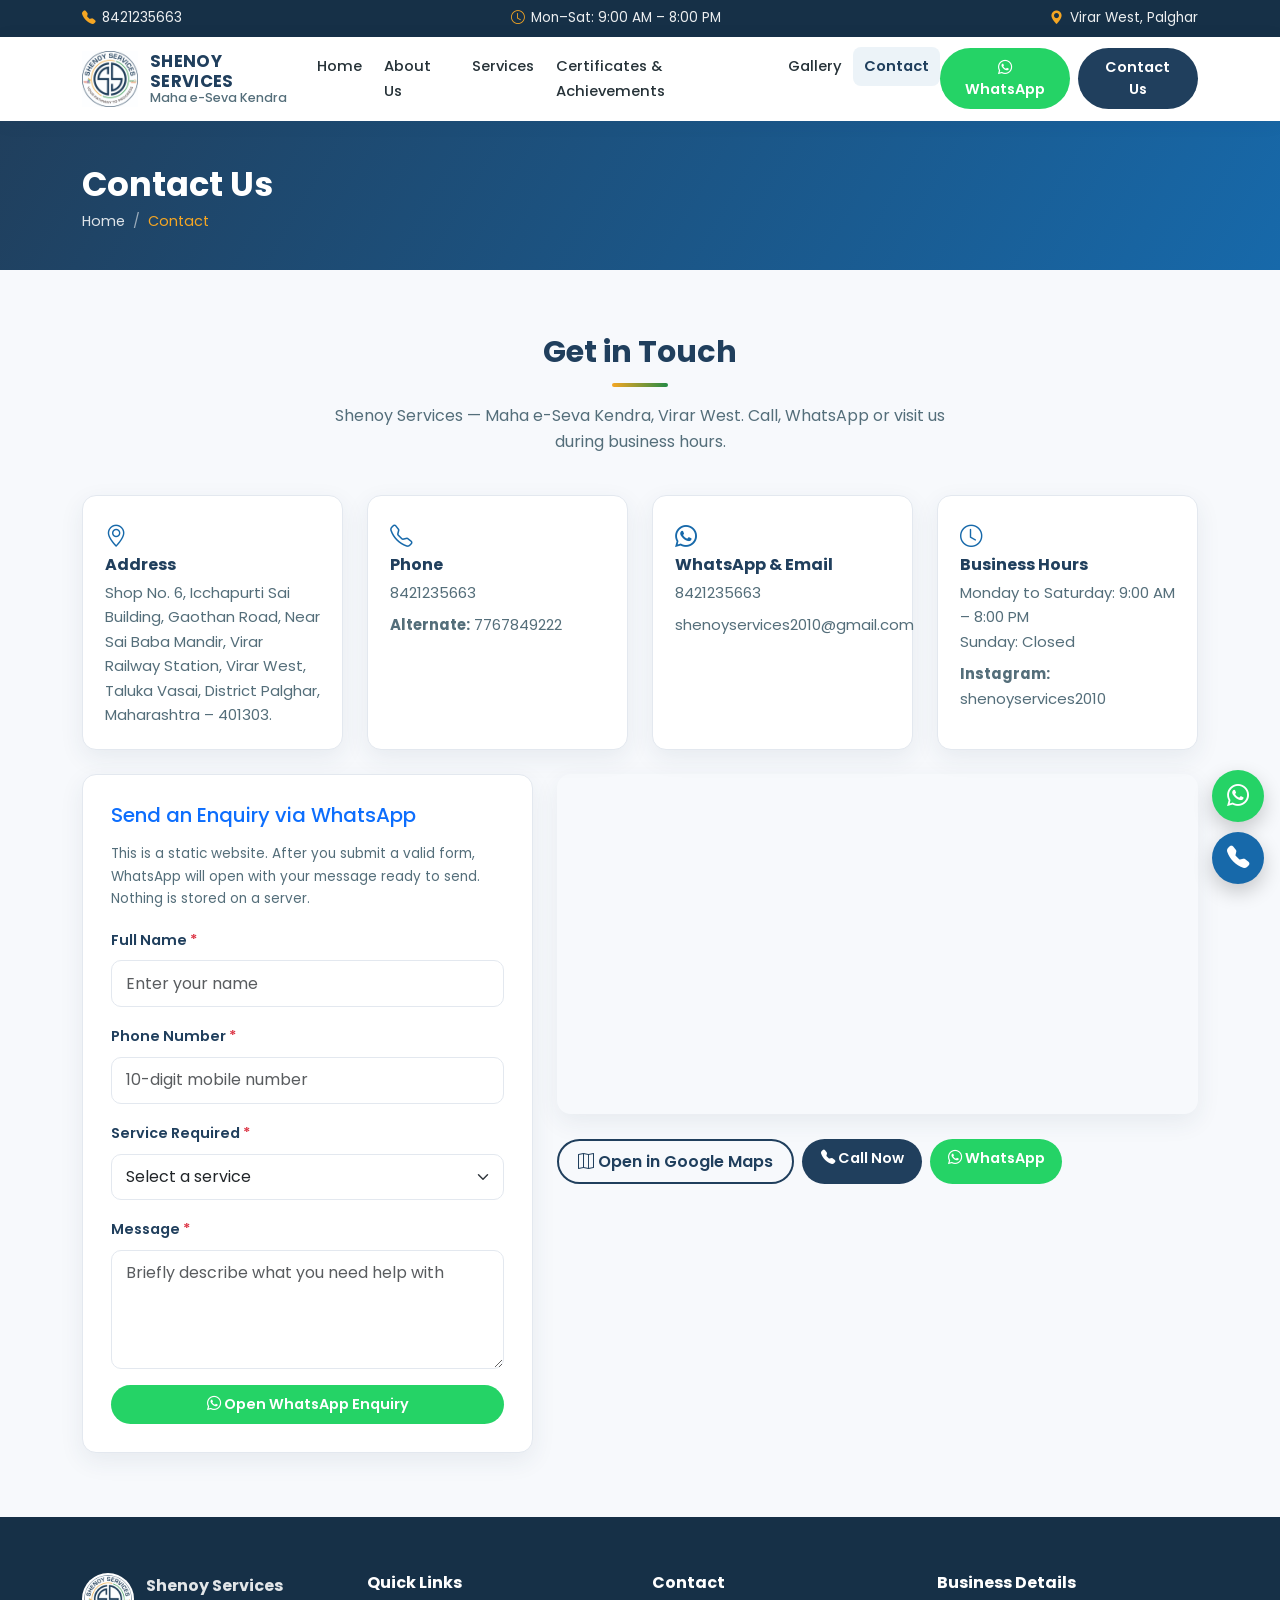
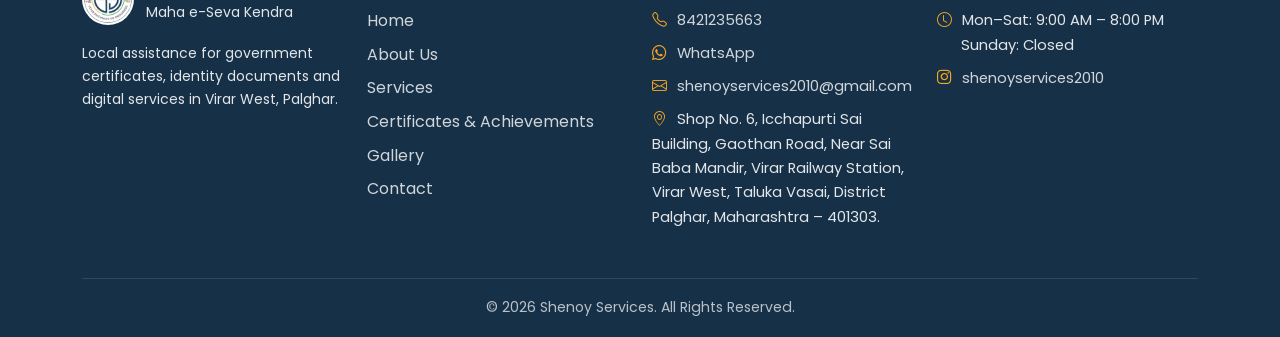
<file: contact.html>
<!DOCTYPE html>
<html lang="en">
<head>
  <meta charset="UTF-8">
  <meta name="viewport" content="width=device-width, initial-scale=1.0">
  <title>Contact Us | Shenoy Services – Virar West</title>
  <meta name="description" content="Contact Shenoy Services in Virar West. Call 8421235663, WhatsApp, email shenoyservices2010@gmail.com or visit Shop No. 6, Icchapurti Sai Building, Virar Railway Station, Virar West.">
  <meta property="og:title" content="Contact Shenoy Services | Virar West">
  <meta property="og:description" content="Phone, WhatsApp, email and Google Maps location for Shenoy Services, Maha e-Seva Kendra.">
  <meta property="og:type" content="website">
  <meta property="og:image" content="assets/images/logo/shenoy-services-logo.jpg">
  <meta name="theme-color" content="#203F5D">
  <link rel="icon" href="assets/images/logo/shenoy-services-logo.jpg" type="image/jpeg">
  <link rel="preconnect" href="https://fonts.googleapis.com">
  <link rel="preconnect" href="https://fonts.gstatic.com" crossorigin>
  <link href="https://fonts.googleapis.com/css2?family=Noto+Sans+Devanagari:wght@400;500;600;700&family=Poppins:wght@400;500;600;700&display=swap" rel="stylesheet">
  <link href="https://cdn.jsdelivr.net/npm/bootstrap@5.3.3/dist/css/bootstrap.min.css" rel="stylesheet">
  <link href="https://cdn.jsdelivr.net/npm/bootstrap-icons@1.11.3/font/bootstrap-icons.min.css" rel="stylesheet">
  <link rel="stylesheet" href="assets/css/style.css">
  <script type="application/ld+json">
  {
    "@context": "https://schema.org",
    "@type": "LocalBusiness",
    "name": "Shenoy Services",
    "telephone": ["+918421235663", "+917767849222"],
    "email": "shenoyservices2010@gmail.com",
    "address": {
      "@type": "PostalAddress",
      "streetAddress": "Shop No. 6, Icchapurti Sai Building, Gaothan Road, Near Sai Baba Mandir, Virar Railway Station, Virar West",
      "addressLocality": "Vasai",
      "addressRegion": "Maharashtra",
      "postalCode": "401303",
      "addressCountry": "IN"
    },
    "openingHoursSpecification": [
      {
        "@type": "OpeningHoursSpecification",
        "dayOfWeek": ["Monday","Tuesday","Wednesday","Thursday","Friday","Saturday"],
        "opens": "09:00",
        "closes": "20:00"
      }
    ]
  }
  </script>
</head>
<body>
  <div class="top-bar">
    <div class="container d-flex flex-wrap justify-content-between gap-2">
      <a class="top-item" href="tel:+918421235663"><i class="bi bi-telephone-fill"></i> 8421235663</a>
      <span class="top-item top-item-hide-sm"><i class="bi bi-clock"></i> Mon–Sat: 9:00 AM – 8:00 PM</span>
      <span class="top-item"><i class="bi bi-geo-alt-fill"></i> Virar West, Palghar</span>
    </div>
  </div>

  <header class="site-header">
    <nav class="navbar navbar-expand-lg navbar-light">
      <div class="container">
        <a class="brand-block" href="index.html">
          <img class="brand-logo" src="assets/images/logo/shenoy-services-logo.jpg" width="56" height="56" alt="Shenoy Services logo">
          <span class="brand-text">
            <span class="brand-name">SHENOY SERVICES</span>
            <span class="brand-sub">Maha e-Seva Kendra</span>
          </span>
        </a>
        <button class="navbar-toggler" type="button" data-bs-toggle="collapse" data-bs-target="#mainNav" aria-controls="mainNav" aria-expanded="false" aria-label="Toggle navigation">
          <span class="navbar-toggler-icon"></span>
        </button>
        <div class="collapse navbar-collapse" id="mainNav">
          <ul class="navbar-nav mx-auto mb-2 mb-lg-0">
            <li class="nav-item"><a class="nav-link" href="index.html">Home</a></li>
            <li class="nav-item"><a class="nav-link" href="about.html">About Us</a></li>
            <li class="nav-item"><a class="nav-link" href="services.html">Services</a></li>
            <li class="nav-item"><a class="nav-link" href="certificates.html">Certificates &amp; Achievements</a></li>
            <li class="nav-item"><a class="nav-link" href="gallery.html">Gallery</a></li>
            <li class="nav-item"><a class="nav-link active" href="contact.html" aria-current="page">Contact</a></li>
          </ul>
          <div class="header-actions">
            <a class="btn btn-whatsapp" href="https://wa.me/918421235663" target="_blank" rel="noopener noreferrer"><i class="bi bi-whatsapp"></i> WhatsApp</a>
            <a class="btn btn-brand" href="contact.html">Contact Us</a>
          </div>
        </div>
      </div>
    </nav>
  </header>

  <main>
    <section class="page-banner">
      <div class="container">
        <h1>Contact Us</h1>
        <nav aria-label="breadcrumb">
          <ol class="breadcrumb">
            <li class="breadcrumb-item"><a href="index.html">Home</a></li>
            <li class="breadcrumb-item active" aria-current="page">Contact</li>
          </ol>
        </nav>
      </div>
    </section>

    <section class="section">
      <div class="container">
        <div class="section-header">
          <h2 class="section-title">Get in Touch</h2>
          <div class="accent-bar"></div>
          <p class="section-subtitle mt-3">Shenoy Services — Maha e-Seva Kendra, Virar West. Call, WhatsApp or visit us during business hours.</p>
        </div>

        <div class="row g-4 mb-4">
          <div class="col-md-6 col-lg-3">
            <div class="contact-card">
              <i class="bi bi-geo-alt"></i>
              <h3>Address</h3>
              <p>Shop No. 6, Icchapurti Sai Building, Gaothan Road, Near Sai Baba Mandir, Virar Railway Station, Virar West, Taluka Vasai, District Palghar, Maharashtra – 401303.</p>
            </div>
          </div>
          <div class="col-md-6 col-lg-3">
            <div class="contact-card">
              <i class="bi bi-telephone"></i>
              <h3>Phone</h3>
              <p><a href="tel:+918421235663">8421235663</a></p>
              <p class="mt-2"><strong>Alternate:</strong> <a href="tel:+917767849222">7767849222</a></p>
            </div>
          </div>
          <div class="col-md-6 col-lg-3">
            <div class="contact-card">
              <i class="bi bi-whatsapp"></i>
              <h3>WhatsApp &amp; Email</h3>
              <p><a href="https://wa.me/918421235663" target="_blank" rel="noopener noreferrer">8421235663</a></p>
              <p class="mt-2"><a href="mailto:shenoyservices2010@gmail.com">shenoyservices2010@gmail.com</a></p>
            </div>
          </div>
          <div class="col-md-6 col-lg-3">
            <div class="contact-card">
              <i class="bi bi-clock"></i>
              <h3>Business Hours</h3>
              <p>Monday to Saturday: 9:00 AM – 8:00 PM<br>Sunday: Closed</p>
              <p class="mt-2"><strong>Instagram:</strong> <a href="https://www.instagram.com/shenoyservices2010/" target="_blank" rel="noopener noreferrer">shenoyservices2010</a></p>
            </div>
          </div>
        </div>

        <div class="row g-4">
          <div class="col-lg-5">
            <div class="form-card">
              <h3 class="h5 text-primary mb-3">Send an Enquiry via WhatsApp</h3>
              <p class="form-note mb-3">This is a static website. After you submit a valid form, WhatsApp will open with your message ready to send. Nothing is stored on a server.</p>
              <div class="alert alert-form" data-form-alert role="status" hidden></div>
              <form data-contact-form novalidate>
                <div class="mb-3">
                  <label class="form-label" for="contactName">Full Name <span class="text-danger">*</span></label>
                  <input class="form-control" type="text" id="contactName" name="name" autocomplete="name" required minlength="2" placeholder="Enter your name">
                  <div class="invalid-feedback">Please enter your name (at least 2 characters).</div>
                </div>
                <div class="mb-3">
                  <label class="form-label" for="contactPhone">Phone Number <span class="text-danger">*</span></label>
                  <input class="form-control" type="tel" id="contactPhone" name="phone" autocomplete="tel" required placeholder="10-digit mobile number">
                  <div class="invalid-feedback">Please enter a valid phone number.</div>
                </div>
                <div class="mb-3">
                  <label class="form-label" for="contactService">Service Required <span class="text-danger">*</span></label>
                  <select class="form-select" id="contactService" name="service" required>
                    <option value="">Select a service</option>
                    <option value="Aadhaar Services">Aadhaar Services</option>
                    <option value="PAN Card Services">PAN Card Services</option>
                    <option value="Government Certificates">Government Certificates</option>
                    <option value="Domicile Certificate">Domicile Certificate</option>
                    <option value="Non-Creamy Layer (NCL) Certificate">Non-Creamy Layer (NCL) Certificate</option>
                    <option value="Passport Assistance">Passport Assistance</option>
                    <option value="Udyam Registration">Udyam Registration</option>
                    <option value="Business Registration">Business Registration</option>
                    <option value="Online Forms">Online Forms</option>
                    <option value="Other">Other</option>
                  </select>
                  <div class="invalid-feedback">Please select a service.</div>
                </div>
                <div class="mb-3">
                  <label class="form-label" for="contactMessage">Message <span class="text-danger">*</span></label>
                  <textarea class="form-control" id="contactMessage" name="message" rows="4" required minlength="5" placeholder="Briefly describe what you need help with"></textarea>
                  <div class="invalid-feedback">Please enter a short message.</div>
                </div>
                <button type="submit" class="btn btn-whatsapp w-100"><i class="bi bi-whatsapp"></i> Open WhatsApp Enquiry</button>
              </form>
            </div>
          </div>
          <div class="col-lg-7">
            <iframe class="map-embed" title="Shenoy Services on Google Maps" loading="lazy" referrerpolicy="no-referrer-when-downgrade" src="https://www.google.com/maps/embed?pb=!1m18!1m12!1m3!1d3100.738363708389!2d72.81114749999999!3d19.454132100000002!2m3!1f0!2f0!3f0!3m2!1i1024!2i768!4f13.1!3m3!1m2!1s0x3be7a96cd68fb5b3%3A0xdaa58172d717b029!2sMaha%20E%20Seva%20Kendra%20-%20Shenoy's%20Services!5e1!3m2!1sen!2sin!4v1792558392882!5m2!1sen!2sin"></iframe>
            <div class="mt-3 d-flex flex-wrap gap-2">
              <a class="btn btn-outline-brand" href="https://maps.app.goo.gl/5YFyV3Frg9JBkzpQA?g_st=ac" target="_blank" rel="noopener noreferrer"><i class="bi bi-map"></i> Open in Google Maps</a>
              <a class="btn btn-brand" href="tel:+918421235663"><i class="bi bi-telephone-fill"></i> Call Now</a>
              <a class="btn btn-whatsapp" href="https://wa.me/918421235663" target="_blank" rel="noopener noreferrer"><i class="bi bi-whatsapp"></i> WhatsApp</a>
            </div>
          </div>
        </div>
      </div>
    </section>
  </main>

  <footer class="site-footer">
    <div class="container">
      <div class="row g-4">
        <div class="col-md-6 col-lg-3">
          <div class="footer-brand">
            <img src="assets/images/logo/shenoy-services-logo.jpg" width="52" height="52" alt="Shenoy Services logo">
            <div>
              <strong>Shenoy Services</strong><br>
              <small>Maha e-Seva Kendra</small>
            </div>
          </div>
          <p class="small mb-0">Local assistance for government certificates, identity documents and digital services in Virar West, Palghar.</p>
        </div>
        <div class="col-md-6 col-lg-3">
          <h4>Quick Links</h4>
          <ul class="footer-links">
            <li><a href="index.html">Home</a></li>
            <li><a href="about.html">About Us</a></li>
            <li><a href="services.html">Services</a></li>
            <li><a href="certificates.html">Certificates &amp; Achievements</a></li>
            <li><a href="gallery.html">Gallery</a></li>
            <li><a href="contact.html">Contact</a></li>
          </ul>
        </div>
        <div class="col-md-6 col-lg-3">
          <h4>Contact</h4>
          <p class="footer-meta"><i class="bi bi-telephone"></i> <a href="tel:+918421235663">8421235663</a></p>
          <p class="footer-meta"><i class="bi bi-whatsapp"></i> <a href="https://wa.me/918421235663" target="_blank" rel="noopener noreferrer">WhatsApp</a></p>
          <p class="footer-meta"><i class="bi bi-envelope"></i> <a href="mailto:shenoyservices2010@gmail.com">shenoyservices2010@gmail.com</a></p>
          <p class="footer-meta small"><i class="bi bi-geo-alt"></i> Shop No. 6, Icchapurti Sai Building, Gaothan Road, Near Sai Baba Mandir, Virar Railway Station, Virar West, Taluka Vasai, District Palghar, Maharashtra – 401303.</p>
        </div>
        <div class="col-md-6 col-lg-3">
          <h4>Business Details</h4>
          <p class="footer-meta"><i class="bi bi-clock"></i> Mon–Sat: 9:00 AM – 8:00 PM<br><span class="ms-4">Sunday: Closed</span></p>
          <p class="footer-meta"><i class="bi bi-instagram"></i> <a href="https://www.instagram.com/shenoyservices2010/" target="_blank" rel="noopener noreferrer">shenoyservices2010</a></p>
        </div>
      </div>
      <div class="footer-bottom text-center">
        &copy; <span data-year></span> Shenoy Services. All Rights Reserved.
      </div>
    </div>
  </footer>

  <div class="float-actions">
    <a class="float-btn wa" href="https://wa.me/918421235663" target="_blank" rel="noopener noreferrer" aria-label="Chat on WhatsApp"><i class="bi bi-whatsapp"></i></a>
    <a class="float-btn call" href="tel:+918421235663" aria-label="Call now"><i class="bi bi-telephone-fill"></i></a>
  </div>

  <script src="https://cdn.jsdelivr.net/npm/bootstrap@5.3.3/dist/js/bootstrap.bundle.min.js"></script>
  <script src="assets/js/main.js"></script>
</body>
</html>
</file>
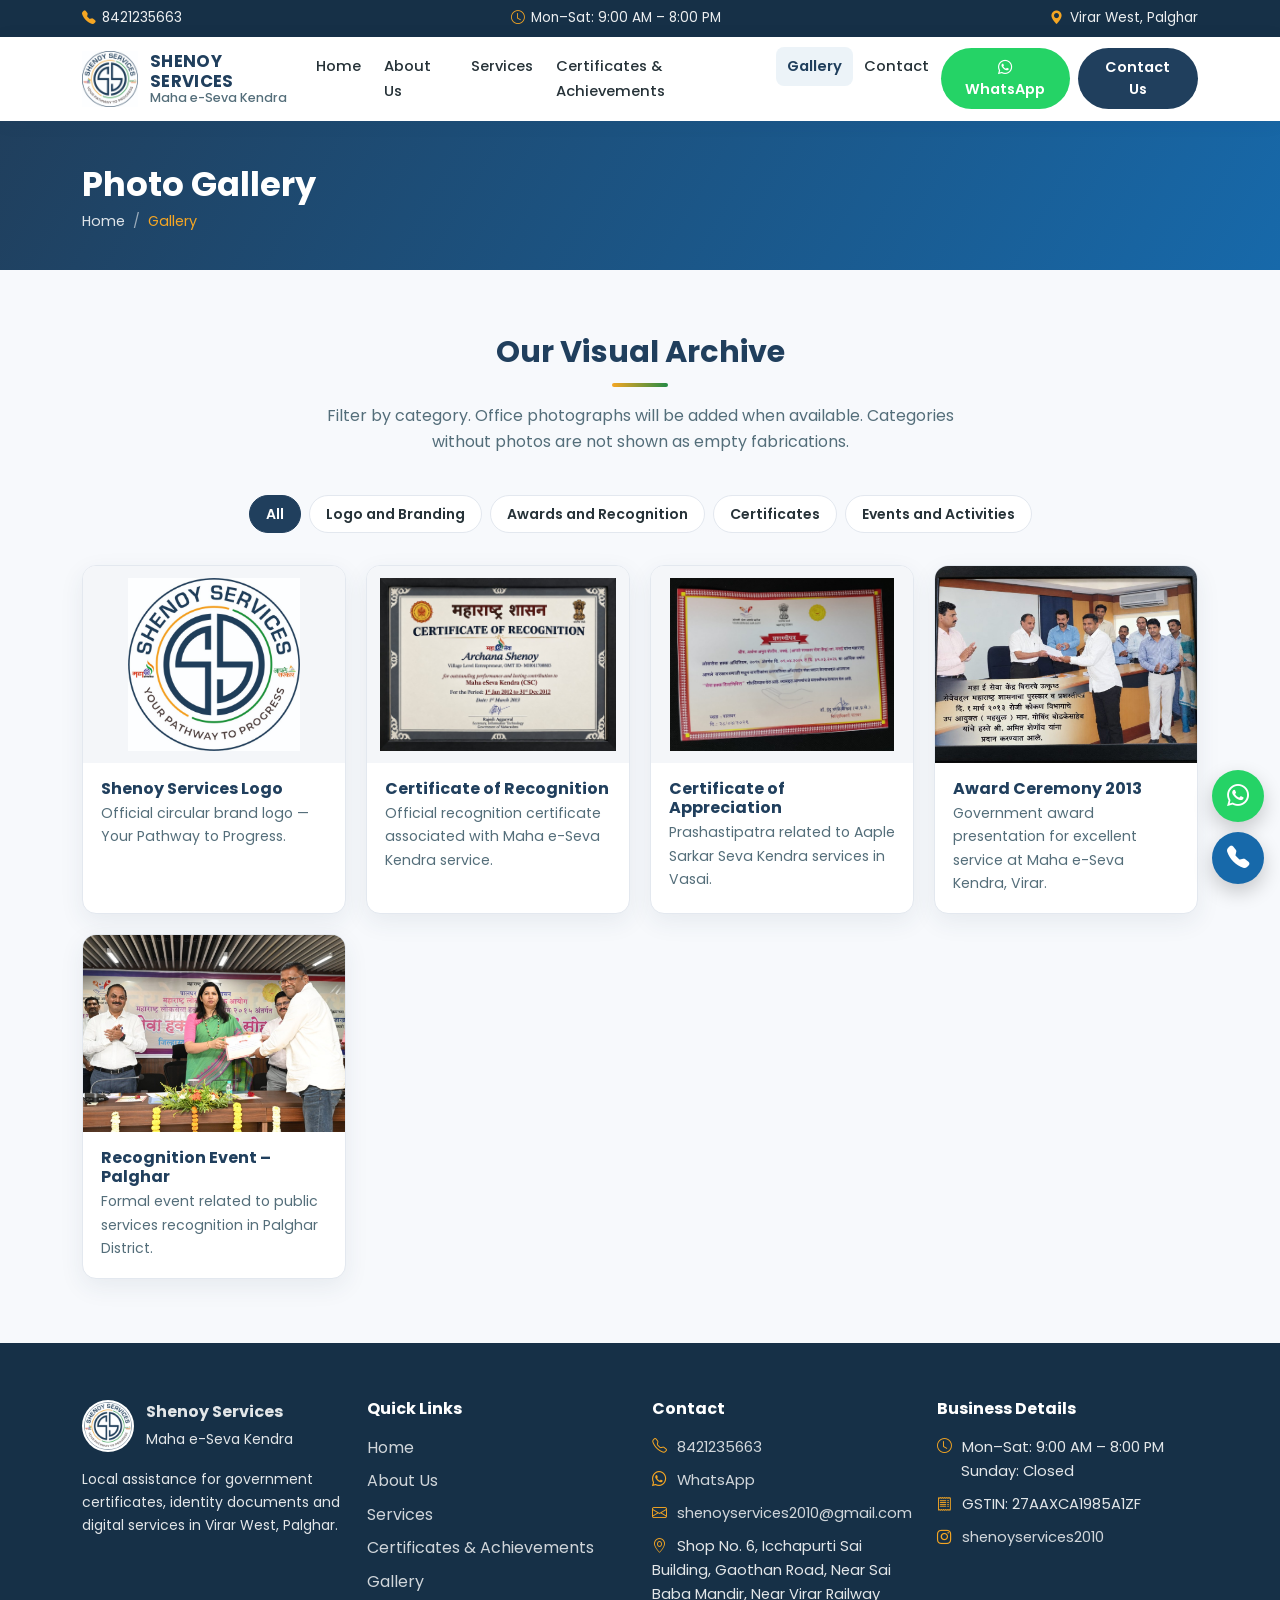
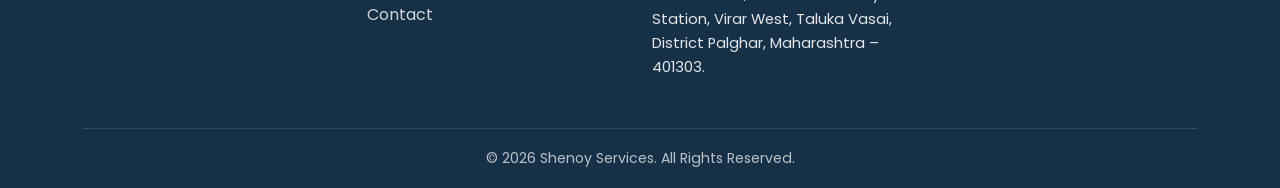
<file: gallery.html>
<!DOCTYPE html>
<html lang="en">
<head>
  <meta charset="UTF-8">
  <meta name="viewport" content="width=device-width, initial-scale=1.0">
  <title>Photo Gallery | Shenoy Services Virar West</title>
  <meta name="description" content="Browse the Shenoy Services photo gallery including logo branding, certificates, awards and recognition moments from Virar West, Palghar.">
  <meta property="og:title" content="Photo Gallery | Shenoy Services">
  <meta property="og:description" content="Logo, certificates and award photographs from Shenoy Services.">
  <meta property="og:type" content="website">
  <meta property="og:image" content="assets/images/logo/shenoy-services-logo.jpg">
  <meta name="theme-color" content="#203F5D">
  <link rel="icon" href="assets/images/logo/shenoy-services-logo.jpg" type="image/jpeg">
  <link rel="preconnect" href="https://fonts.googleapis.com">
  <link rel="preconnect" href="https://fonts.gstatic.com" crossorigin>
  <link href="https://fonts.googleapis.com/css2?family=Noto+Sans+Devanagari:wght@400;500;600;700&family=Poppins:wght@400;500;600;700&display=swap" rel="stylesheet">
  <link href="https://cdn.jsdelivr.net/npm/bootstrap@5.3.3/dist/css/bootstrap.min.css" rel="stylesheet">
  <link href="https://cdn.jsdelivr.net/npm/bootstrap-icons@1.11.3/font/bootstrap-icons.min.css" rel="stylesheet">
  <link rel="stylesheet" href="assets/css/style.css">
</head>
<body>
  <div class="top-bar">
    <div class="container d-flex flex-wrap justify-content-between gap-2">
      <a class="top-item" href="tel:+918421235663"><i class="bi bi-telephone-fill"></i> 8421235663</a>
      <span class="top-item top-item-hide-sm"><i class="bi bi-clock"></i> Mon–Sat: 9:00 AM – 8:00 PM</span>
      <span class="top-item"><i class="bi bi-geo-alt-fill"></i> Virar West, Palghar</span>
    </div>
  </div>

  <header class="site-header">
    <nav class="navbar navbar-expand-lg navbar-light">
      <div class="container">
        <a class="brand-block" href="index.html">
          <img class="brand-logo" src="assets/images/logo/shenoy-services-logo.jpg" width="56" height="56" alt="Shenoy Services logo">
          <span class="brand-text">
            <span class="brand-name">SHENOY SERVICES</span>
            <span class="brand-sub">Maha e-Seva Kendra</span>
          </span>
        </a>
        <button class="navbar-toggler" type="button" data-bs-toggle="collapse" data-bs-target="#mainNav" aria-controls="mainNav" aria-expanded="false" aria-label="Toggle navigation">
          <span class="navbar-toggler-icon"></span>
        </button>
        <div class="collapse navbar-collapse" id="mainNav">
          <ul class="navbar-nav mx-auto mb-2 mb-lg-0">
            <li class="nav-item"><a class="nav-link" href="index.html">Home</a></li>
            <li class="nav-item"><a class="nav-link" href="about.html">About Us</a></li>
            <li class="nav-item"><a class="nav-link" href="services.html">Services</a></li>
            <li class="nav-item"><a class="nav-link" href="certificates.html">Certificates &amp; Achievements</a></li>
            <li class="nav-item"><a class="nav-link active" href="gallery.html" aria-current="page">Gallery</a></li>
            <li class="nav-item"><a class="nav-link" href="contact.html">Contact</a></li>
          </ul>
          <div class="header-actions">
            <a class="btn btn-whatsapp" href="https://wa.me/918421235663" target="_blank" rel="noopener noreferrer"><i class="bi bi-whatsapp"></i> WhatsApp</a>
            <a class="btn btn-brand" href="contact.html">Contact Us</a>
          </div>
        </div>
      </div>
    </nav>
  </header>

  <main>
    <section class="page-banner">
      <div class="container">
        <h1>Photo Gallery</h1>
        <nav aria-label="breadcrumb">
          <ol class="breadcrumb">
            <li class="breadcrumb-item"><a href="index.html">Home</a></li>
            <li class="breadcrumb-item active" aria-current="page">Gallery</li>
          </ol>
        </nav>
      </div>
    </section>

    <section class="section">
      <div class="container">
        <div class="section-header">
          <h2 class="section-title">Our Visual Archive</h2>
          <div class="accent-bar"></div>
          <p class="section-subtitle mt-3">Filter by category. Office photographs will be added when available. Categories without photos are not shown as empty fabrications.</p>
        </div>

        <div class="filter-bar" data-filter-bar role="group" aria-label="Gallery category filters">
          <button type="button" class="filter-btn active" data-filter="all" aria-pressed="true">All</button>
          <button type="button" class="filter-btn" data-filter="logo" aria-pressed="false">Logo and Branding</button>
          <button type="button" class="filter-btn" data-filter="awards" aria-pressed="false">Awards and Recognition</button>
          <button type="button" class="filter-btn" data-filter="certificates" aria-pressed="false">Certificates</button>
          <button type="button" class="filter-btn" data-filter="events" aria-pressed="false">Events and Activities</button>
        </div>

        <div class="gallery-grid">
          <article class="gallery-item" data-category="logo">
            <button type="button" class="gallery-thumb contain" data-lightbox-trigger data-full="assets/images/logo/shenoy-services-logo.jpg" data-caption="Shenoy Services Logo" aria-label="Open Shenoy Services logo">
              <img src="assets/images/logo/shenoy-services-logo.jpg" alt="Shenoy Services circular brand logo with Maha e-Seva and Aaple Sarkar marks" loading="lazy" width="600" height="450">
            </button>
            <div class="gallery-caption">
              <h3>Shenoy Services Logo</h3>
              <p>Official circular brand logo — Your Pathway to Progress.</p>
            </div>
          </article>

          <article class="gallery-item" data-category="certificates">
            <button type="button" class="gallery-thumb contain" data-lightbox-trigger data-full="assets/images/certificates/shenoy-recognition-certificate.jpg" data-caption="Certificate of Recognition" aria-label="Open recognition certificate">
              <img src="assets/images/certificates/shenoy-recognition-certificate.jpg" alt="Certificate of Recognition from Government of Maharashtra" loading="lazy" width="600" height="450">
            </button>
            <div class="gallery-caption">
              <h3>Certificate of Recognition</h3>
              <p>Official recognition certificate associated with Maha e-Seva Kendra service.</p>
            </div>
          </article>

          <article class="gallery-item" data-category="certificates">
            <button type="button" class="gallery-thumb contain" data-lightbox-trigger data-full="assets/images/certificates/shenoy-appreciation-certificate.jpg" data-caption="Certificate of Appreciation" aria-label="Open appreciation certificate">
              <img src="assets/images/certificates/shenoy-appreciation-certificate.jpg" alt="Certificate of Appreciation Prashastipatra from Maharashtra Government" loading="lazy" width="600" height="450">
            </button>
            <div class="gallery-caption">
              <h3>Certificate of Appreciation</h3>
              <p>Prashastipatra related to Aaple Sarkar Seva Kendra services in Vasai.</p>
            </div>
          </article>

          <article class="gallery-item" data-category="awards">
            <button type="button" class="gallery-thumb" data-lightbox-trigger data-full="assets/images/awards/shenoy-award-ceremony-2013.jpg" data-caption="Award Ceremony 2013" aria-label="Open 2013 award ceremony photo">
              <img src="assets/images/awards/shenoy-award-ceremony-2013.jpg" alt="Award ceremony photograph from March 2013" loading="lazy" width="600" height="450">
            </button>
            <div class="gallery-caption">
              <h3>Award Ceremony 2013</h3>
              <p>Government award presentation for excellent service at Maha e-Seva Kendra, Virar.</p>
            </div>
          </article>

          <article class="gallery-item" data-category="events">
            <button type="button" class="gallery-thumb" data-lightbox-trigger data-full="assets/images/awards/shenoy-award-ceremony-palghar.jpg" data-caption="Recognition Event – Palghar" aria-label="Open Palghar recognition event photo">
              <img src="assets/images/awards/shenoy-award-ceremony-palghar.jpg" alt="Recognition event photograph from Palghar District" loading="lazy" width="600" height="450">
            </button>
            <div class="gallery-caption">
              <h3>Recognition Event – Palghar</h3>
              <p>Formal event related to public services recognition in Palghar District.</p>
            </div>
          </article>
        </div>
      </div>
    </section>
  </main>

  <div class="lightbox" data-lightbox role="dialog" aria-modal="true" aria-hidden="true" aria-label="Image preview">
    <div class="lightbox-inner">
      <button type="button" class="lightbox-close" data-lightbox-close aria-label="Close image preview"><i class="bi bi-x-lg"></i></button>
      <img data-lightbox-img alt="">
      <p class="lightbox-caption" data-lightbox-caption></p>
    </div>
  </div>

  <footer class="site-footer">
    <div class="container">
      <div class="row g-4">
        <div class="col-md-6 col-lg-3">
          <div class="footer-brand">
            <img src="assets/images/logo/shenoy-services-logo.jpg" width="52" height="52" alt="Shenoy Services logo">
            <div>
              <strong>Shenoy Services</strong><br>
              <small>Maha e-Seva Kendra</small>
            </div>
          </div>
          <p class="small mb-0">Local assistance for government certificates, identity documents and digital services in Virar West, Palghar.</p>
        </div>
        <div class="col-md-6 col-lg-3">
          <h4>Quick Links</h4>
          <ul class="footer-links">
            <li><a href="index.html">Home</a></li>
            <li><a href="about.html">About Us</a></li>
            <li><a href="services.html">Services</a></li>
            <li><a href="certificates.html">Certificates &amp; Achievements</a></li>
            <li><a href="gallery.html">Gallery</a></li>
            <li><a href="contact.html">Contact</a></li>
          </ul>
        </div>
        <div class="col-md-6 col-lg-3">
          <h4>Contact</h4>
          <p class="footer-meta"><i class="bi bi-telephone"></i> <a href="tel:+918421235663">8421235663</a></p>
          <p class="footer-meta"><i class="bi bi-whatsapp"></i> <a href="https://wa.me/918421235663" target="_blank" rel="noopener noreferrer">WhatsApp</a></p>
          <p class="footer-meta"><i class="bi bi-envelope"></i> <a href="mailto:shenoyservices2010@gmail.com">shenoyservices2010@gmail.com</a></p>
          <p class="footer-meta small"><i class="bi bi-geo-alt"></i> Shop No. 6, Icchapurti Sai Building, Gaothan Road, Near Sai Baba Mandir, Near Virar Railway Station, Virar West, Taluka Vasai, District Palghar, Maharashtra – 401303.</p>
        </div>
        <div class="col-md-6 col-lg-3">
          <h4>Business Details</h4>
          <p class="footer-meta"><i class="bi bi-clock"></i> Mon–Sat: 9:00 AM – 8:00 PM<br><span class="ms-4">Sunday: Closed</span></p>
          <p class="footer-meta"><i class="bi bi-receipt"></i> GSTIN: 27AAXCA1985A1ZF</p>
          <p class="footer-meta"><i class="bi bi-instagram"></i> <a href="https://www.instagram.com/shenoyservices2010/" target="_blank" rel="noopener noreferrer">shenoyservices2010</a></p>
        </div>
      </div>
      <div class="footer-bottom text-center">
        &copy; <span data-year></span> Shenoy Services. All Rights Reserved.
      </div>
    </div>
  </footer>

  <div class="float-actions">
    <a class="float-btn wa" href="https://wa.me/918421235663" target="_blank" rel="noopener noreferrer" aria-label="Chat on WhatsApp"><i class="bi bi-whatsapp"></i></a>
    <a class="float-btn call" href="tel:+918421235663" aria-label="Call now"><i class="bi bi-telephone-fill"></i></a>
  </div>

  <script src="https://cdn.jsdelivr.net/npm/bootstrap@5.3.3/dist/js/bootstrap.bundle.min.js"></script>
  <script src="assets/js/main.js"></script>
</body>
</html>
</file>
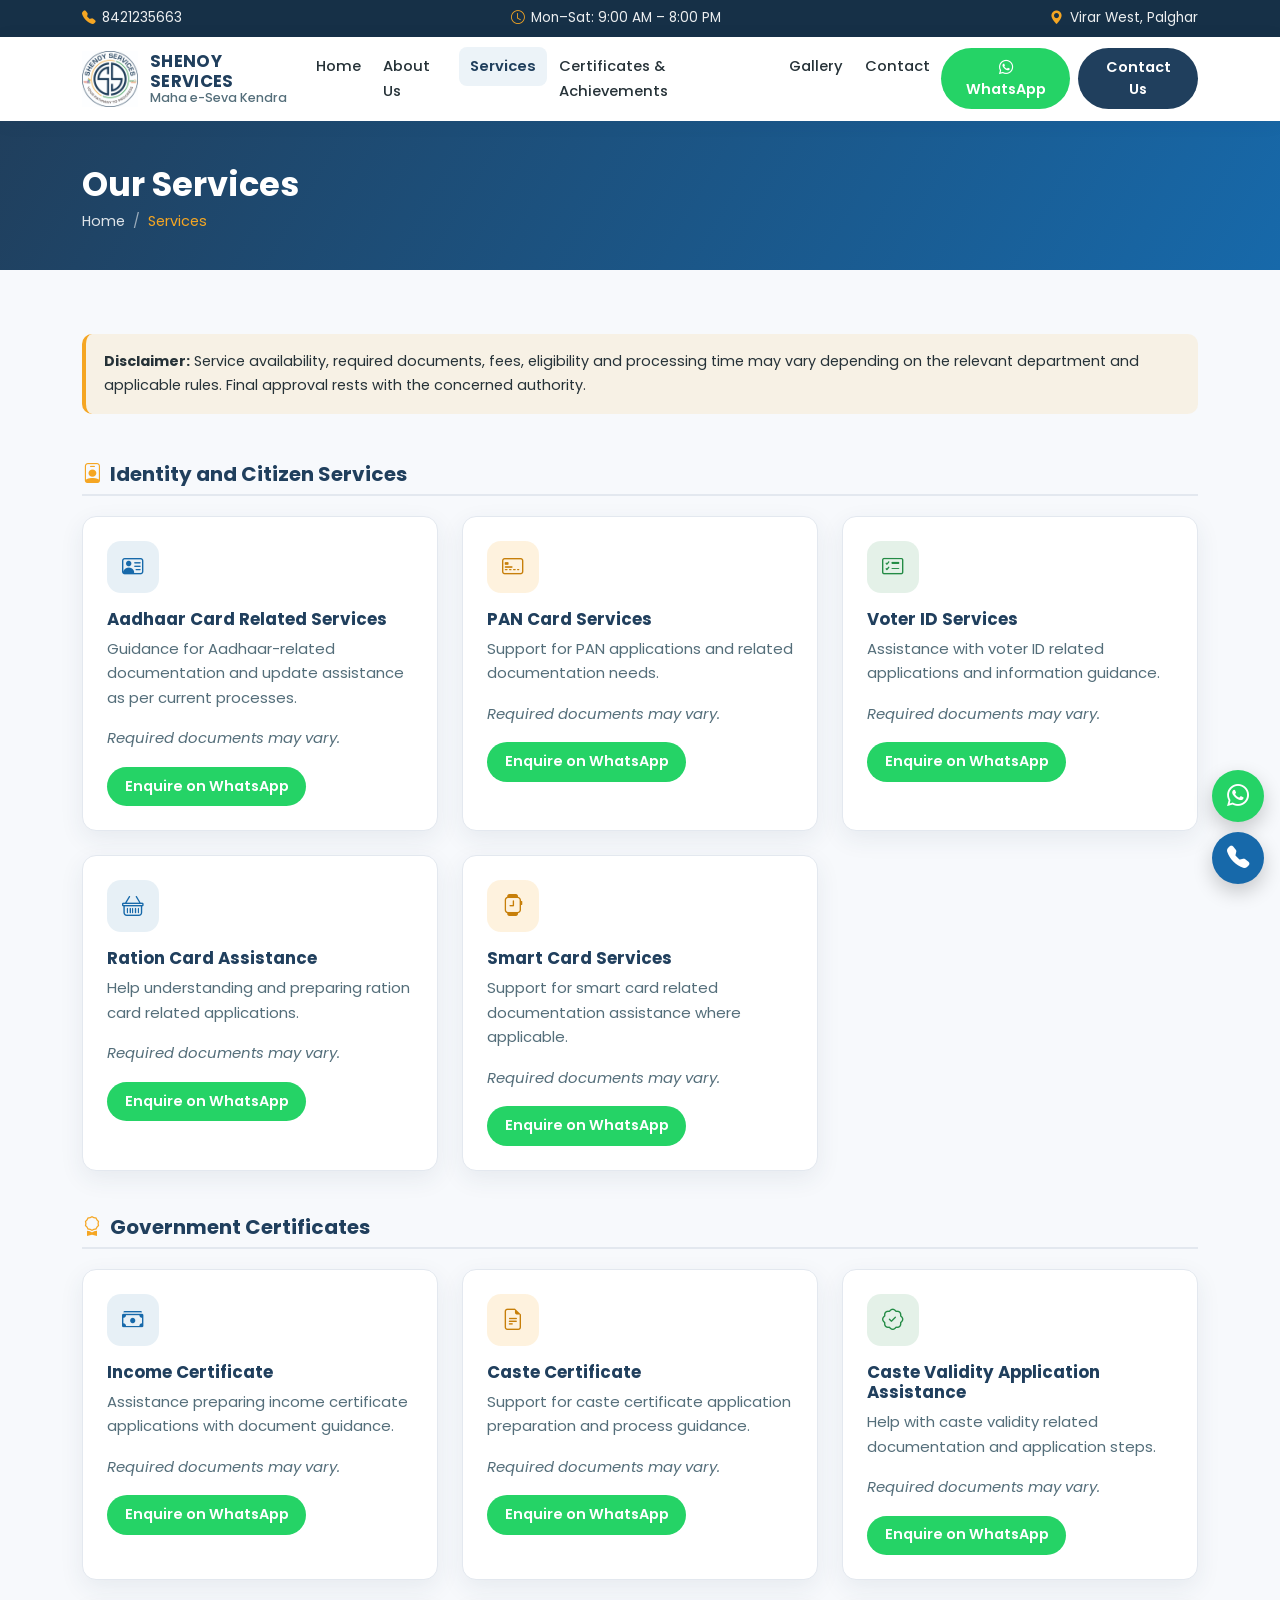
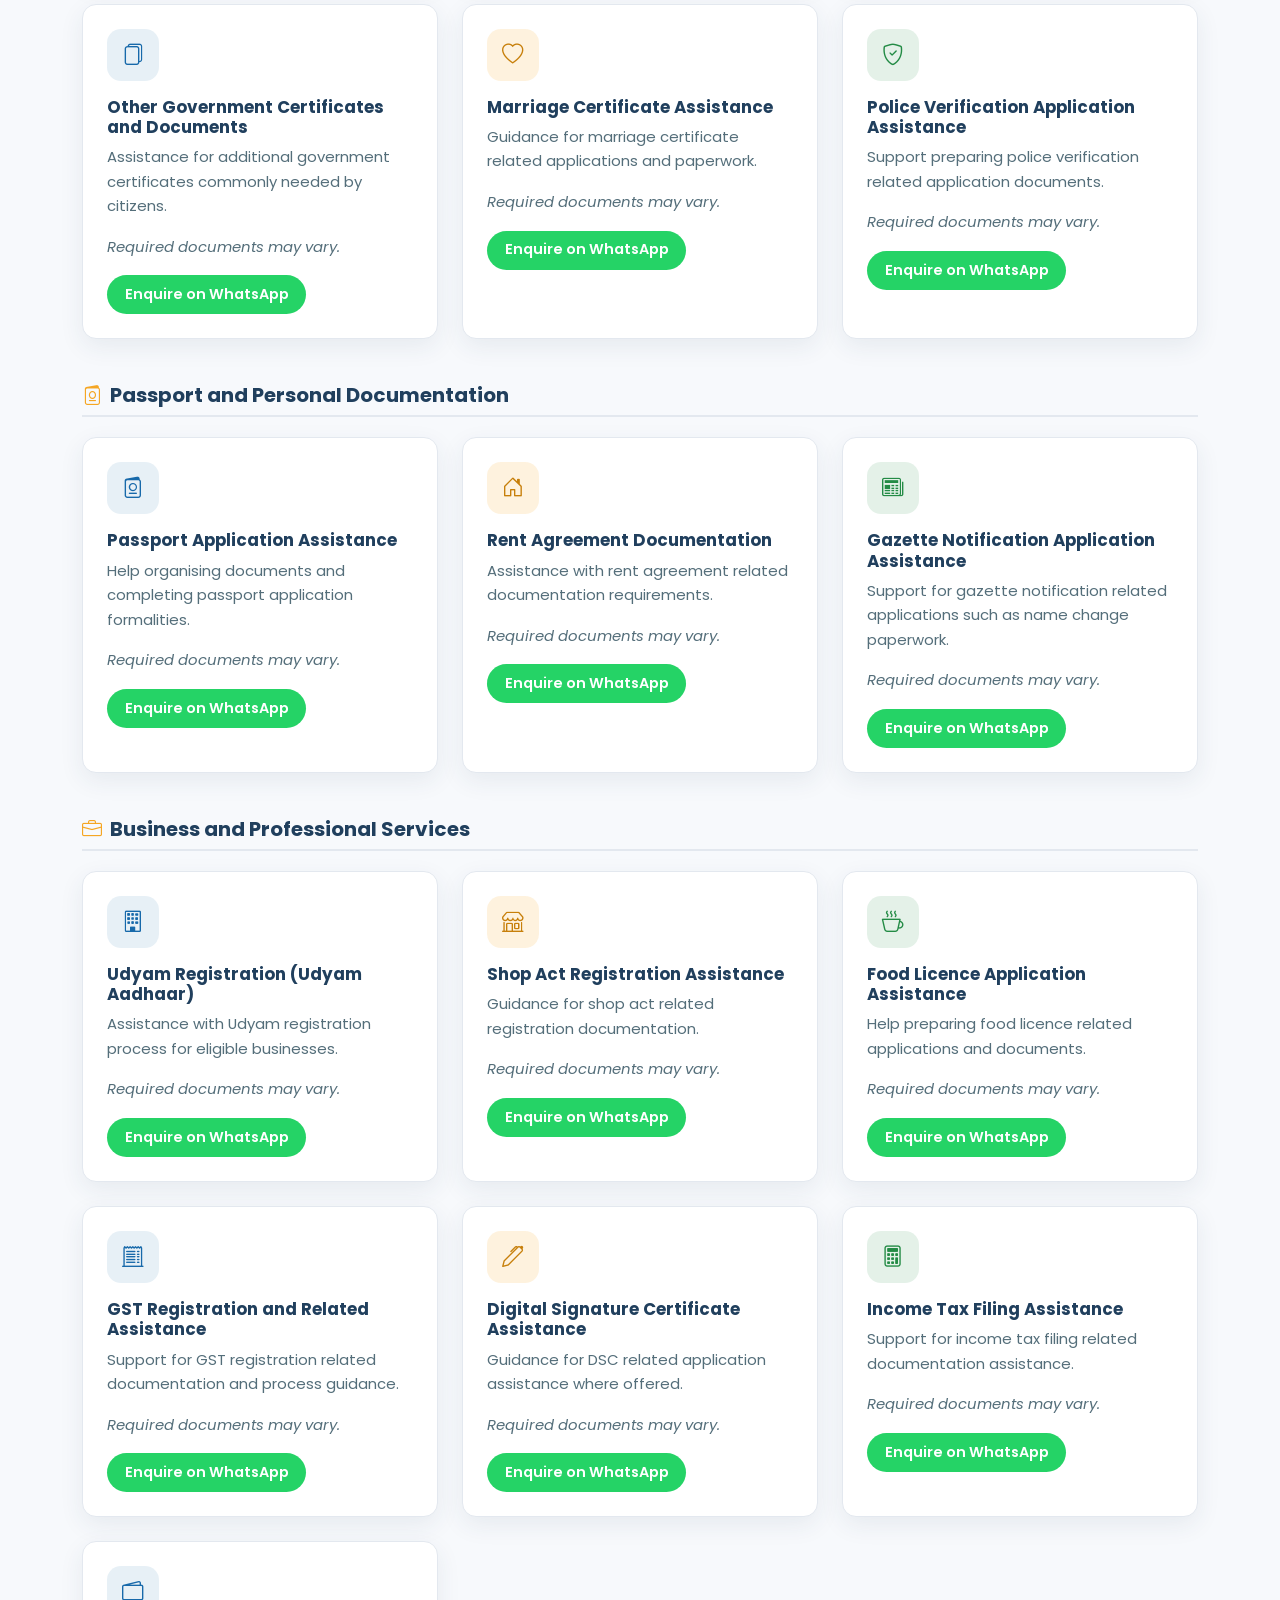
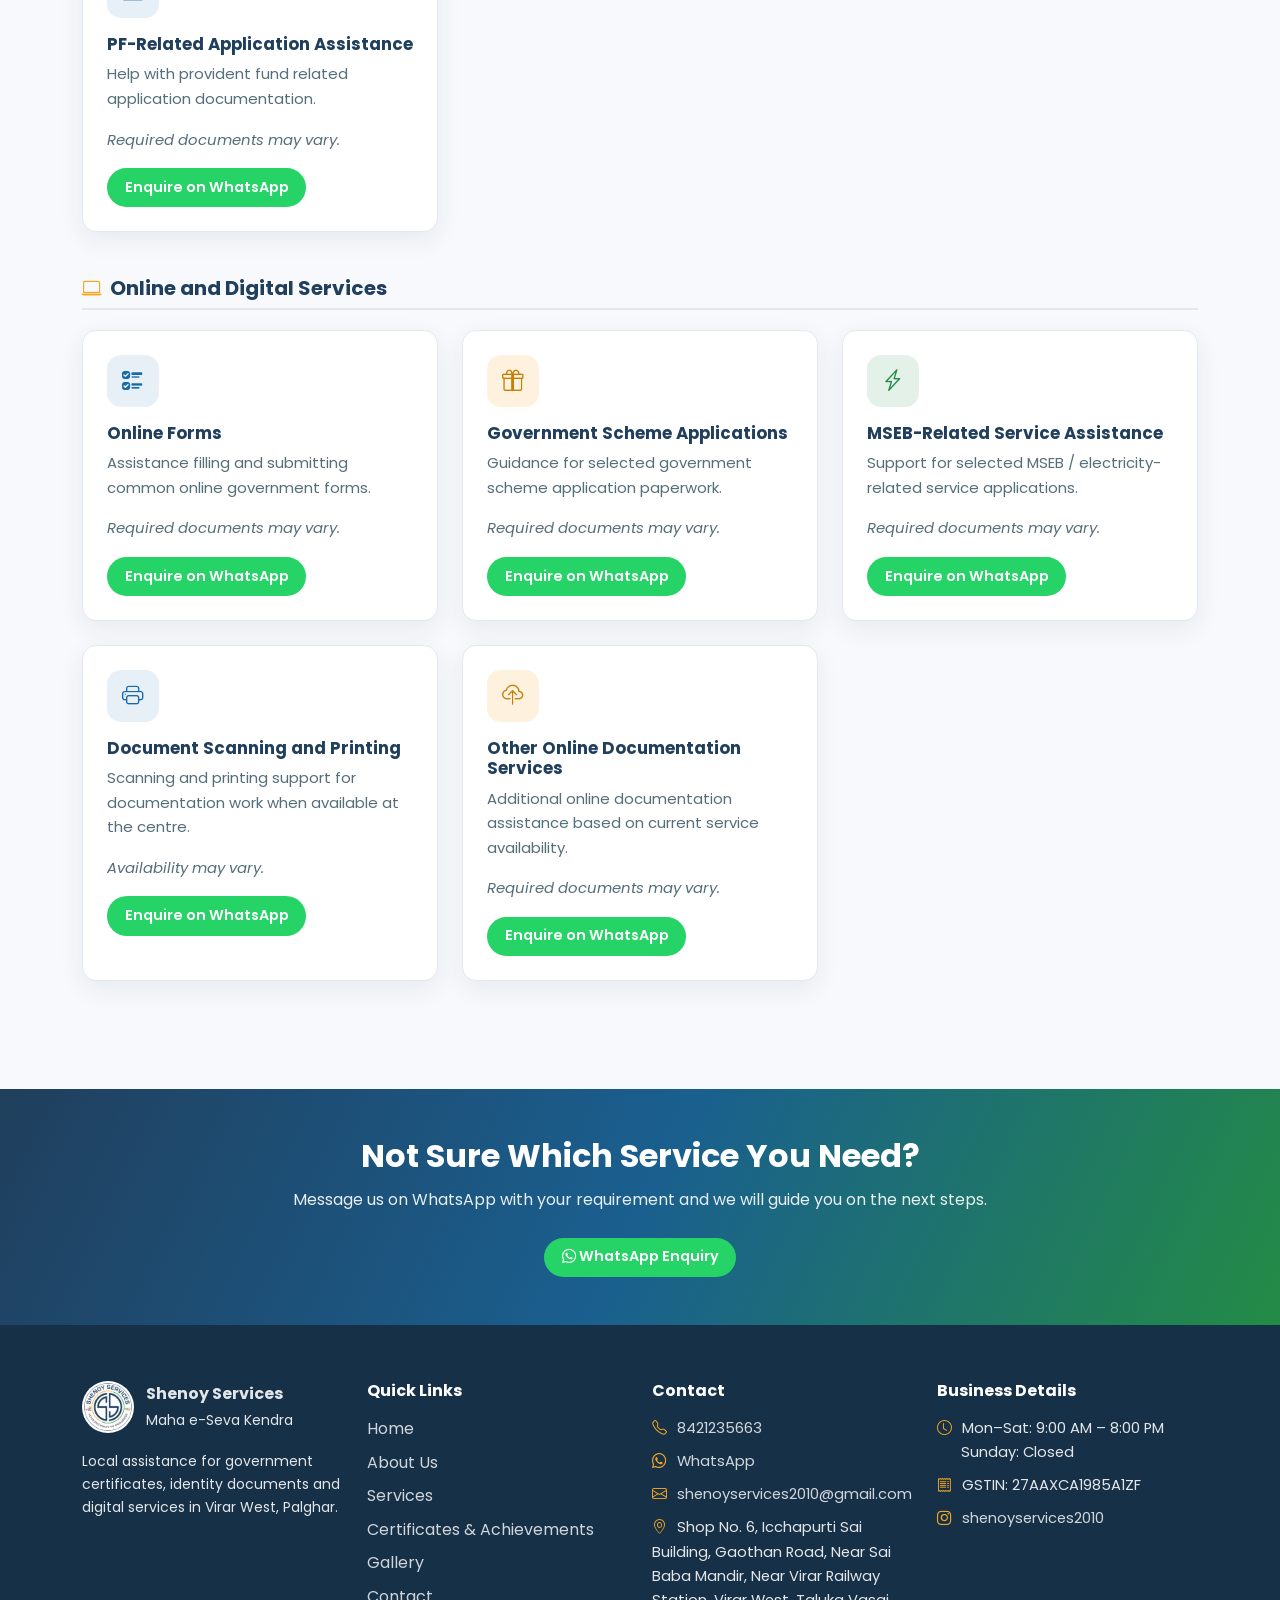
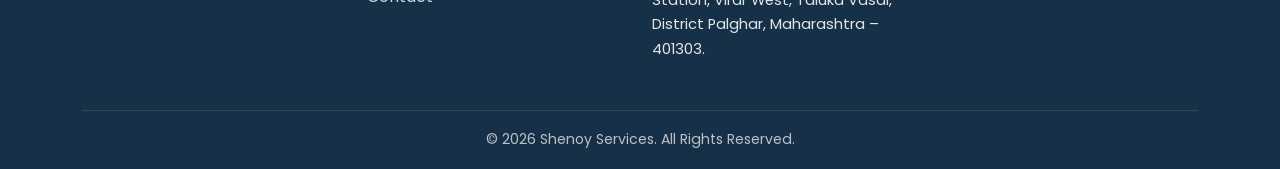
<file: services.html>
<!DOCTYPE html>
<html lang="en">
<head>
  <meta charset="UTF-8">
  <meta name="viewport" content="width=device-width, initial-scale=1.0">
  <title>Services | Shenoy Services – Government Documentation in Virar</title>
  <meta name="description" content="Explore PAN, Aadhaar, passport, government certificates, Udyam registration and digital documentation services at Shenoy Services, Maha e-Seva Kendra in Virar West.">
  <meta property="og:title" content="Services | Shenoy Services Virar West">
  <meta property="og:description" content="Government certificates, identity documents, passport assistance and business registration support in Virar West, Palghar.">
  <meta property="og:type" content="website">
  <meta property="og:image" content="assets/images/logo/shenoy-services-logo.jpg">
  <meta name="theme-color" content="#203F5D">
  <link rel="icon" href="assets/images/logo/shenoy-services-logo.jpg" type="image/jpeg">
  <link rel="preconnect" href="https://fonts.googleapis.com">
  <link rel="preconnect" href="https://fonts.gstatic.com" crossorigin>
  <link href="https://fonts.googleapis.com/css2?family=Noto+Sans+Devanagari:wght@400;500;600;700&family=Poppins:wght@400;500;600;700&display=swap" rel="stylesheet">
  <link href="https://cdn.jsdelivr.net/npm/bootstrap@5.3.3/dist/css/bootstrap.min.css" rel="stylesheet">
  <link href="https://cdn.jsdelivr.net/npm/bootstrap-icons@1.11.3/font/bootstrap-icons.min.css" rel="stylesheet">
  <link rel="stylesheet" href="assets/css/style.css">
</head>
<body>
  <div class="top-bar">
    <div class="container d-flex flex-wrap justify-content-between gap-2">
      <a class="top-item" href="tel:+918421235663"><i class="bi bi-telephone-fill"></i> 8421235663</a>
      <span class="top-item top-item-hide-sm"><i class="bi bi-clock"></i> Mon–Sat: 9:00 AM – 8:00 PM</span>
      <span class="top-item"><i class="bi bi-geo-alt-fill"></i> Virar West, Palghar</span>
    </div>
  </div>

  <header class="site-header">
    <nav class="navbar navbar-expand-lg navbar-light">
      <div class="container">
        <a class="brand-block" href="index.html">
          <img class="brand-logo" src="assets/images/logo/shenoy-services-logo.jpg" width="56" height="56" alt="Shenoy Services logo">
          <span class="brand-text">
            <span class="brand-name">SHENOY SERVICES</span>
            <span class="brand-sub">Maha e-Seva Kendra</span>
          </span>
        </a>
        <button class="navbar-toggler" type="button" data-bs-toggle="collapse" data-bs-target="#mainNav" aria-controls="mainNav" aria-expanded="false" aria-label="Toggle navigation">
          <span class="navbar-toggler-icon"></span>
        </button>
        <div class="collapse navbar-collapse" id="mainNav">
          <ul class="navbar-nav mx-auto mb-2 mb-lg-0">
            <li class="nav-item"><a class="nav-link" href="index.html">Home</a></li>
            <li class="nav-item"><a class="nav-link" href="about.html">About Us</a></li>
            <li class="nav-item"><a class="nav-link active" href="services.html" aria-current="page">Services</a></li>
            <li class="nav-item"><a class="nav-link" href="certificates.html">Certificates &amp; Achievements</a></li>
            <li class="nav-item"><a class="nav-link" href="gallery.html">Gallery</a></li>
            <li class="nav-item"><a class="nav-link" href="contact.html">Contact</a></li>
          </ul>
          <div class="header-actions">
            <a class="btn btn-whatsapp" href="https://wa.me/918421235663" target="_blank" rel="noopener noreferrer"><i class="bi bi-whatsapp"></i> WhatsApp</a>
            <a class="btn btn-brand" href="contact.html">Contact Us</a>
          </div>
        </div>
      </div>
    </nav>
  </header>

  <main>
    <section class="page-banner">
      <div class="container">
        <h1>Our Services</h1>
        <nav aria-label="breadcrumb">
          <ol class="breadcrumb">
            <li class="breadcrumb-item"><a href="index.html">Home</a></li>
            <li class="breadcrumb-item active" aria-current="page">Services</li>
          </ol>
        </nav>
      </div>
    </section>

    <section class="section">
      <div class="container">
        <div class="disclaimer mb-5">
          <strong>Disclaimer:</strong> Service availability, required documents, fees, eligibility and processing time may vary depending on the relevant department and applicable rules. Final approval rests with the concerned authority.
        </div>

        <!-- A -->
        <div class="category-block" id="identity-services">
          <h2 class="category-title"><i class="bi bi-person-badge"></i> Identity and Citizen Services</h2>
          <div class="row g-4">
            <div class="col-md-6 col-lg-4">
              <article class="service-card d-flex flex-column">
                <div class="icon-badge"><i class="bi bi-person-vcard"></i></div>
                <h3>Aadhaar Card Related Services</h3>
                <p>Guidance for Aadhaar-related documentation and update assistance as per current processes.</p>
                <p class="service-meta">Required documents may vary.</p>
                <a class="btn btn-sm btn-whatsapp align-self-start" href="https://wa.me/918421235663?text=Hello%2C%20I%20want%20to%20enquire%20about%20Aadhaar%20Card%20Related%20Services." target="_blank" rel="noopener noreferrer">Enquire on WhatsApp</a>
              </article>
            </div>
            <div class="col-md-6 col-lg-4">
              <article class="service-card d-flex flex-column">
                <div class="icon-badge saffron"><i class="bi bi-credit-card-2-front"></i></div>
                <h3>PAN Card Services</h3>
                <p>Support for PAN applications and related documentation needs.</p>
                <p class="service-meta">Required documents may vary.</p>
                <a class="btn btn-sm btn-whatsapp align-self-start" href="https://wa.me/918421235663?text=Hello%2C%20I%20want%20to%20enquire%20about%20PAN%20Card%20Services." target="_blank" rel="noopener noreferrer">Enquire on WhatsApp</a>
              </article>
            </div>
            <div class="col-md-6 col-lg-4">
              <article class="service-card d-flex flex-column">
                <div class="icon-badge green"><i class="bi bi-card-checklist"></i></div>
                <h3>Voter ID Services</h3>
                <p>Assistance with voter ID related applications and information guidance.</p>
                <p class="service-meta">Required documents may vary.</p>
                <a class="btn btn-sm btn-whatsapp align-self-start" href="https://wa.me/918421235663?text=Hello%2C%20I%20want%20to%20enquire%20about%20Voter%20ID%20Services." target="_blank" rel="noopener noreferrer">Enquire on WhatsApp</a>
              </article>
            </div>
            <div class="col-md-6 col-lg-4">
              <article class="service-card d-flex flex-column">
                <div class="icon-badge"><i class="bi bi-basket"></i></div>
                <h3>Ration Card Assistance</h3>
                <p>Help understanding and preparing ration card related applications.</p>
                <p class="service-meta">Required documents may vary.</p>
                <a class="btn btn-sm btn-whatsapp align-self-start" href="https://wa.me/918421235663?text=Hello%2C%20I%20want%20to%20enquire%20about%20Ration%20Card%20Assistance." target="_blank" rel="noopener noreferrer">Enquire on WhatsApp</a>
              </article>
            </div>
            <div class="col-md-6 col-lg-4">
              <article class="service-card d-flex flex-column">
                <div class="icon-badge saffron"><i class="bi bi-smartwatch"></i></div>
                <h3>Smart Card Services</h3>
                <p>Support for smart card related documentation assistance where applicable.</p>
                <p class="service-meta">Required documents may vary.</p>
                <a class="btn btn-sm btn-whatsapp align-self-start" href="https://wa.me/918421235663?text=Hello%2C%20I%20want%20to%20enquire%20about%20Smart%20Card%20Services." target="_blank" rel="noopener noreferrer">Enquire on WhatsApp</a>
              </article>
            </div>
          </div>
        </div>

        <!-- B -->
        <div class="category-block" id="government-certificates">
          <h2 class="category-title"><i class="bi bi-award"></i> Government Certificates</h2>
          <div class="row g-4">
            <div class="col-md-6 col-lg-4">
              <article class="service-card d-flex flex-column">
                <div class="icon-badge"><i class="bi bi-cash-stack"></i></div>
                <h3>Income Certificate</h3>
                <p>Assistance preparing income certificate applications with document guidance.</p>
                <p class="service-meta">Required documents may vary.</p>
                <a class="btn btn-sm btn-whatsapp align-self-start" href="https://wa.me/918421235663?text=Hello%2C%20I%20want%20to%20enquire%20about%20Income%20Certificate." target="_blank" rel="noopener noreferrer">Enquire on WhatsApp</a>
              </article>
            </div>
            <div class="col-md-6 col-lg-4">
              <article class="service-card d-flex flex-column">
                <div class="icon-badge saffron"><i class="bi bi-file-earmark-text"></i></div>
                <h3>Caste Certificate</h3>
                <p>Support for caste certificate application preparation and process guidance.</p>
                <p class="service-meta">Required documents may vary.</p>
                <a class="btn btn-sm btn-whatsapp align-self-start" href="https://wa.me/918421235663?text=Hello%2C%20I%20want%20to%20enquire%20about%20Caste%20Certificate." target="_blank" rel="noopener noreferrer">Enquire on WhatsApp</a>
              </article>
            </div>
            <div class="col-md-6 col-lg-4">
              <article class="service-card d-flex flex-column">
                <div class="icon-badge green"><i class="bi bi-patch-check"></i></div>
                <h3>Caste Validity Application Assistance</h3>
                <p>Help with caste validity related documentation and application steps.</p>
                <p class="service-meta">Required documents may vary.</p>
                <a class="btn btn-sm btn-whatsapp align-self-start" href="https://wa.me/918421235663?text=Hello%2C%20I%20want%20to%20enquire%20about%20Caste%20Validity%20Application." target="_blank" rel="noopener noreferrer">Enquire on WhatsApp</a>
              </article>
            </div>
            <div class="col-md-6 col-lg-4">
              <article class="service-card d-flex flex-column">
                <div class="icon-badge"><i class="bi bi-files"></i></div>
                <h3>Other Government Certificates and Documents</h3>
                <p>Assistance for additional government certificates commonly needed by citizens.</p>
                <p class="service-meta">Required documents may vary.</p>
                <a class="btn btn-sm btn-whatsapp align-self-start" href="https://wa.me/918421235663?text=Hello%2C%20I%20want%20to%20enquire%20about%20Other%20Government%20Certificates." target="_blank" rel="noopener noreferrer">Enquire on WhatsApp</a>
              </article>
            </div>
            <div class="col-md-6 col-lg-4">
              <article class="service-card d-flex flex-column">
                <div class="icon-badge saffron"><i class="bi bi-heart"></i></div>
                <h3>Marriage Certificate Assistance</h3>
                <p>Guidance for marriage certificate related applications and paperwork.</p>
                <p class="service-meta">Required documents may vary.</p>
                <a class="btn btn-sm btn-whatsapp align-self-start" href="https://wa.me/918421235663?text=Hello%2C%20I%20want%20to%20enquire%20about%20Marriage%20Certificate%20Assistance." target="_blank" rel="noopener noreferrer">Enquire on WhatsApp</a>
              </article>
            </div>
            <div class="col-md-6 col-lg-4">
              <article class="service-card d-flex flex-column">
                <div class="icon-badge green"><i class="bi bi-shield-check"></i></div>
                <h3>Police Verification Application Assistance</h3>
                <p>Support preparing police verification related application documents.</p>
                <p class="service-meta">Required documents may vary.</p>
                <a class="btn btn-sm btn-whatsapp align-self-start" href="https://wa.me/918421235663?text=Hello%2C%20I%20want%20to%20enquire%20about%20Police%20Verification%20Application." target="_blank" rel="noopener noreferrer">Enquire on WhatsApp</a>
              </article>
            </div>
          </div>
        </div>

        <!-- C -->
        <div class="category-block" id="passport-docs">
          <h2 class="category-title"><i class="bi bi-passport"></i> Passport and Personal Documentation</h2>
          <div class="row g-4">
            <div class="col-md-6 col-lg-4">
              <article class="service-card d-flex flex-column">
                <div class="icon-badge"><i class="bi bi-passport"></i></div>
                <h3>Passport Application Assistance</h3>
                <p>Help organising documents and completing passport application formalities.</p>
                <p class="service-meta">Required documents may vary.</p>
                <a class="btn btn-sm btn-whatsapp align-self-start" href="https://wa.me/918421235663?text=Hello%2C%20I%20want%20to%20enquire%20about%20Passport%20Application%20Assistance." target="_blank" rel="noopener noreferrer">Enquire on WhatsApp</a>
              </article>
            </div>
            <div class="col-md-6 col-lg-4">
              <article class="service-card d-flex flex-column">
                <div class="icon-badge saffron"><i class="bi bi-house-door"></i></div>
                <h3>Rent Agreement Documentation</h3>
                <p>Assistance with rent agreement related documentation requirements.</p>
                <p class="service-meta">Required documents may vary.</p>
                <a class="btn btn-sm btn-whatsapp align-self-start" href="https://wa.me/918421235663?text=Hello%2C%20I%20want%20to%20enquire%20about%20Rent%20Agreement%20Documentation." target="_blank" rel="noopener noreferrer">Enquire on WhatsApp</a>
              </article>
            </div>
            <div class="col-md-6 col-lg-4">
              <article class="service-card d-flex flex-column">
                <div class="icon-badge green"><i class="bi bi-newspaper"></i></div>
                <h3>Gazette Notification Application Assistance</h3>
                <p>Support for gazette notification related applications such as name change paperwork.</p>
                <p class="service-meta">Required documents may vary.</p>
                <a class="btn btn-sm btn-whatsapp align-self-start" href="https://wa.me/918421235663?text=Hello%2C%20I%20want%20to%20enquire%20about%20Gazette%20Notification%20Application." target="_blank" rel="noopener noreferrer">Enquire on WhatsApp</a>
              </article>
            </div>
          </div>
        </div>

        <!-- D -->
        <div class="category-block" id="business-services">
          <h2 class="category-title"><i class="bi bi-briefcase"></i> Business and Professional Services</h2>
          <div class="row g-4">
            <div class="col-md-6 col-lg-4">
              <article class="service-card d-flex flex-column">
                <div class="icon-badge"><i class="bi bi-building"></i></div>
                <h3>Udyam Registration (Udyam Aadhaar)</h3>
                <p>Assistance with Udyam registration process for eligible businesses.</p>
                <p class="service-meta">Required documents may vary.</p>
                <a class="btn btn-sm btn-whatsapp align-self-start" href="https://wa.me/918421235663?text=Hello%2C%20I%20want%20to%20enquire%20about%20Udyam%20Registration." target="_blank" rel="noopener noreferrer">Enquire on WhatsApp</a>
              </article>
            </div>
            <div class="col-md-6 col-lg-4">
              <article class="service-card d-flex flex-column">
                <div class="icon-badge saffron"><i class="bi bi-shop"></i></div>
                <h3>Shop Act Registration Assistance</h3>
                <p>Guidance for shop act related registration documentation.</p>
                <p class="service-meta">Required documents may vary.</p>
                <a class="btn btn-sm btn-whatsapp align-self-start" href="https://wa.me/918421235663?text=Hello%2C%20I%20want%20to%20enquire%20about%20Shop%20Act%20Registration." target="_blank" rel="noopener noreferrer">Enquire on WhatsApp</a>
              </article>
            </div>
            <div class="col-md-6 col-lg-4">
              <article class="service-card d-flex flex-column">
                <div class="icon-badge green"><i class="bi bi-cup-hot"></i></div>
                <h3>Food Licence Application Assistance</h3>
                <p>Help preparing food licence related applications and documents.</p>
                <p class="service-meta">Required documents may vary.</p>
                <a class="btn btn-sm btn-whatsapp align-self-start" href="https://wa.me/918421235663?text=Hello%2C%20I%20want%20to%20enquire%20about%20Food%20Licence%20Application." target="_blank" rel="noopener noreferrer">Enquire on WhatsApp</a>
              </article>
            </div>
            <div class="col-md-6 col-lg-4">
              <article class="service-card d-flex flex-column">
                <div class="icon-badge"><i class="bi bi-receipt-cutoff"></i></div>
                <h3>GST Registration and Related Assistance</h3>
                <p>Support for GST registration related documentation and process guidance.</p>
                <p class="service-meta">Required documents may vary.</p>
                <a class="btn btn-sm btn-whatsapp align-self-start" href="https://wa.me/918421235663?text=Hello%2C%20I%20want%20to%20enquire%20about%20GST%20Registration." target="_blank" rel="noopener noreferrer">Enquire on WhatsApp</a>
              </article>
            </div>
            <div class="col-md-6 col-lg-4">
              <article class="service-card d-flex flex-column">
                <div class="icon-badge saffron"><i class="bi bi-pen"></i></div>
                <h3>Digital Signature Certificate Assistance</h3>
                <p>Guidance for DSC related application assistance where offered.</p>
                <p class="service-meta">Required documents may vary.</p>
                <a class="btn btn-sm btn-whatsapp align-self-start" href="https://wa.me/918421235663?text=Hello%2C%20I%20want%20to%20enquire%20about%20Digital%20Signature%20Certificate." target="_blank" rel="noopener noreferrer">Enquire on WhatsApp</a>
              </article>
            </div>
            <div class="col-md-6 col-lg-4">
              <article class="service-card d-flex flex-column">
                <div class="icon-badge green"><i class="bi bi-calculator"></i></div>
                <h3>Income Tax Filing Assistance</h3>
                <p>Support for income tax filing related documentation assistance.</p>
                <p class="service-meta">Required documents may vary.</p>
                <a class="btn btn-sm btn-whatsapp align-self-start" href="https://wa.me/918421235663?text=Hello%2C%20I%20want%20to%20enquire%20about%20Income%20Tax%20Filing%20Assistance." target="_blank" rel="noopener noreferrer">Enquire on WhatsApp</a>
              </article>
            </div>
            <div class="col-md-6 col-lg-4">
              <article class="service-card d-flex flex-column">
                <div class="icon-badge"><i class="bi bi-wallet2"></i></div>
                <h3>PF-Related Application Assistance</h3>
                <p>Help with provident fund related application documentation.</p>
                <p class="service-meta">Required documents may vary.</p>
                <a class="btn btn-sm btn-whatsapp align-self-start" href="https://wa.me/918421235663?text=Hello%2C%20I%20want%20to%20enquire%20about%20PF-Related%20Application." target="_blank" rel="noopener noreferrer">Enquire on WhatsApp</a>
              </article>
            </div>
          </div>
        </div>

        <!-- E -->
        <div class="category-block" id="online-services">
          <h2 class="category-title"><i class="bi bi-laptop"></i> Online and Digital Services</h2>
          <div class="row g-4">
            <div class="col-md-6 col-lg-4">
              <article class="service-card d-flex flex-column">
                <div class="icon-badge"><i class="bi bi-ui-checks"></i></div>
                <h3>Online Forms</h3>
                <p>Assistance filling and submitting common online government forms.</p>
                <p class="service-meta">Required documents may vary.</p>
                <a class="btn btn-sm btn-whatsapp align-self-start" href="https://wa.me/918421235663?text=Hello%2C%20I%20want%20to%20enquire%20about%20Online%20Forms." target="_blank" rel="noopener noreferrer">Enquire on WhatsApp</a>
              </article>
            </div>
            <div class="col-md-6 col-lg-4">
              <article class="service-card d-flex flex-column">
                <div class="icon-badge saffron"><i class="bi bi-gift"></i></div>
                <h3>Government Scheme Applications</h3>
                <p>Guidance for selected government scheme application paperwork.</p>
                <p class="service-meta">Required documents may vary.</p>
                <a class="btn btn-sm btn-whatsapp align-self-start" href="https://wa.me/918421235663?text=Hello%2C%20I%20want%20to%20enquire%20about%20Government%20Scheme%20Applications." target="_blank" rel="noopener noreferrer">Enquire on WhatsApp</a>
              </article>
            </div>
            <div class="col-md-6 col-lg-4">
              <article class="service-card d-flex flex-column">
                <div class="icon-badge green"><i class="bi bi-lightning-charge"></i></div>
                <h3>MSEB-Related Service Assistance</h3>
                <p>Support for selected MSEB / electricity-related service applications.</p>
                <p class="service-meta">Required documents may vary.</p>
                <a class="btn btn-sm btn-whatsapp align-self-start" href="https://wa.me/918421235663?text=Hello%2C%20I%20want%20to%20enquire%20about%20MSEB-Related%20Service." target="_blank" rel="noopener noreferrer">Enquire on WhatsApp</a>
              </article>
            </div>
            <div class="col-md-6 col-lg-4">
              <article class="service-card d-flex flex-column">
                <div class="icon-badge"><i class="bi bi-printer"></i></div>
                <h3>Document Scanning and Printing</h3>
                <p>Scanning and printing support for documentation work when available at the centre.</p>
                <p class="service-meta">Availability may vary.</p>
                <a class="btn btn-sm btn-whatsapp align-self-start" href="https://wa.me/918421235663?text=Hello%2C%20I%20want%20to%20enquire%20about%20Document%20Scanning%20and%20Printing." target="_blank" rel="noopener noreferrer">Enquire on WhatsApp</a>
              </article>
            </div>
            <div class="col-md-6 col-lg-4">
              <article class="service-card d-flex flex-column">
                <div class="icon-badge saffron"><i class="bi bi-cloud-upload"></i></div>
                <h3>Other Online Documentation Services</h3>
                <p>Additional online documentation assistance based on current service availability.</p>
                <p class="service-meta">Required documents may vary.</p>
                <a class="btn btn-sm btn-whatsapp align-self-start" href="https://wa.me/918421235663?text=Hello%2C%20I%20want%20to%20enquire%20about%20Other%20Online%20Documentation%20Services." target="_blank" rel="noopener noreferrer">Enquire on WhatsApp</a>
              </article>
            </div>
          </div>
        </div>
      </div>
    </section>

    <section class="cta-band">
      <div class="container">
        <h2>Not Sure Which Service You Need?</h2>
        <p>Message us on WhatsApp with your requirement and we will guide you on the next steps.</p>
        <a class="btn btn-whatsapp" href="https://wa.me/918421235663" target="_blank" rel="noopener noreferrer"><i class="bi bi-whatsapp"></i> WhatsApp Enquiry</a>
      </div>
    </section>
  </main>

  <footer class="site-footer">
    <div class="container">
      <div class="row g-4">
        <div class="col-md-6 col-lg-3">
          <div class="footer-brand">
            <img src="assets/images/logo/shenoy-services-logo.jpg" width="52" height="52" alt="Shenoy Services logo">
            <div>
              <strong>Shenoy Services</strong><br>
              <small>Maha e-Seva Kendra</small>
            </div>
          </div>
          <p class="small mb-0">Local assistance for government certificates, identity documents and digital services in Virar West, Palghar.</p>
        </div>
        <div class="col-md-6 col-lg-3">
          <h4>Quick Links</h4>
          <ul class="footer-links">
            <li><a href="index.html">Home</a></li>
            <li><a href="about.html">About Us</a></li>
            <li><a href="services.html">Services</a></li>
            <li><a href="certificates.html">Certificates &amp; Achievements</a></li>
            <li><a href="gallery.html">Gallery</a></li>
            <li><a href="contact.html">Contact</a></li>
          </ul>
        </div>
        <div class="col-md-6 col-lg-3">
          <h4>Contact</h4>
          <p class="footer-meta"><i class="bi bi-telephone"></i> <a href="tel:+918421235663">8421235663</a></p>
          <p class="footer-meta"><i class="bi bi-whatsapp"></i> <a href="https://wa.me/918421235663" target="_blank" rel="noopener noreferrer">WhatsApp</a></p>
          <p class="footer-meta"><i class="bi bi-envelope"></i> <a href="mailto:shenoyservices2010@gmail.com">shenoyservices2010@gmail.com</a></p>
          <p class="footer-meta small"><i class="bi bi-geo-alt"></i> Shop No. 6, Icchapurti Sai Building, Gaothan Road, Near Sai Baba Mandir, Near Virar Railway Station, Virar West, Taluka Vasai, District Palghar, Maharashtra – 401303.</p>
        </div>
        <div class="col-md-6 col-lg-3">
          <h4>Business Details</h4>
          <p class="footer-meta"><i class="bi bi-clock"></i> Mon–Sat: 9:00 AM – 8:00 PM<br><span class="ms-4">Sunday: Closed</span></p>
          <p class="footer-meta"><i class="bi bi-receipt"></i> GSTIN: 27AAXCA1985A1ZF</p>
          <p class="footer-meta"><i class="bi bi-instagram"></i> <a href="https://www.instagram.com/shenoyservices2010/" target="_blank" rel="noopener noreferrer">shenoyservices2010</a></p>
        </div>
      </div>
      <div class="footer-bottom text-center">
        &copy; <span data-year></span> Shenoy Services. All Rights Reserved.
      </div>
    </div>
  </footer>

  <div class="float-actions">
    <a class="float-btn wa" href="https://wa.me/918421235663" target="_blank" rel="noopener noreferrer" aria-label="Chat on WhatsApp"><i class="bi bi-whatsapp"></i></a>
    <a class="float-btn call" href="tel:+918421235663" aria-label="Call now"><i class="bi bi-telephone-fill"></i></a>
  </div>

  <script src="https://cdn.jsdelivr.net/npm/bootstrap@5.3.3/dist/js/bootstrap.bundle.min.js"></script>
  <script src="assets/js/main.js"></script>
</body>
</html>
</file>
<file: assets/css/style.css>
/* =========================================================
   Shenoy Services – Main Stylesheet
   Brand: Navy / Blue / Saffron / Green
   ========================================================= */

:root {
  --primary: #203F5D;
  --primary-dark: #163047;
  --secondary: #1769AA;
  --saffron: #F5A623;
  --green: #238B45;
  --bg: #F7F9FC;
  --white: #FFFFFF;
  --text: #263238;
  --text-muted: #546E7A;
  --border: #E3E8EF;
  --shadow: 0 8px 24px rgba(32, 63, 93, 0.08);
  --shadow-hover: 0 12px 32px rgba(32, 63, 93, 0.14);
  --radius: 14px;
  --radius-sm: 10px;
  --transition: 0.25s ease;
  --font-en: "Poppins", sans-serif;
  --font-mr: "Noto Sans Devanagari", "Poppins", sans-serif;
  --header-offset: 120px;
}

*,
*::before,
*::after {
  box-sizing: border-box;
}

html {
  scroll-behavior: smooth;
}

body {
  margin: 0;
  font-family: var(--font-en);
  color: var(--text);
  background: var(--bg);
  line-height: 1.65;
  overflow-x: hidden;
}

.mr,
[lang="mr"] {
  font-family: var(--font-mr);
}

img {
  max-width: 100%;
  height: auto;
  display: block;
}

a {
  color: var(--secondary);
  text-decoration: none;
  transition: color var(--transition);
}

a:hover {
  color: var(--primary);
}

:focus-visible {
  outline: 3px solid var(--saffron);
  outline-offset: 2px;
}

/* ---------- Top bar ---------- */
.top-bar {
  background: var(--primary-dark);
  color: rgba(255, 255, 255, 0.92);
  font-size: 0.85rem;
  padding: 0.45rem 0;
}

.top-bar a {
  color: rgba(255, 255, 255, 0.92);
}

.top-bar a:hover {
  color: var(--saffron);
}

.top-bar .top-item {
  display: inline-flex;
  align-items: center;
  gap: 0.35rem;
}

.top-bar .bi {
  color: var(--saffron);
}

/* ---------- Header / Nav ---------- */
.site-header {
  position: sticky;
  top: 0;
  z-index: 1030;
  background: var(--white);
  box-shadow: 0 2px 16px rgba(32, 63, 93, 0.08);
}

.brand-block {
  display: flex;
  align-items: center;
  gap: 0.75rem;
  text-decoration: none;
  color: var(--primary);
}

.brand-logo {
  width: 56px;
  height: 56px;
  object-fit: contain;
  flex-shrink: 0;
}

.brand-text {
  display: flex;
  flex-direction: column;
  line-height: 1.2;
}

.brand-name {
  font-weight: 700;
  font-size: 1.05rem;
  letter-spacing: 0.02em;
  color: var(--primary);
}

.brand-sub {
  font-size: 0.78rem;
  color: var(--text-muted);
  font-weight: 500;
}

.navbar {
  padding: 0.65rem 0;
}

.navbar .nav-link {
  color: var(--text);
  font-weight: 500;
  font-size: 0.92rem;
  padding: 0.45rem 0.7rem !important;
  border-radius: 8px;
  position: relative;
}

.navbar .nav-link:hover,
.navbar .nav-link.active {
  color: var(--primary);
  background: rgba(23, 105, 170, 0.08);
}

.navbar .nav-link.active {
  font-weight: 600;
}

.header-actions {
  display: flex;
  align-items: center;
  gap: 0.5rem;
}

.btn-brand {
  background: var(--primary);
  color: var(--white);
  border: none;
  border-radius: 999px;
  padding: 0.55rem 1.15rem;
  font-weight: 600;
  font-size: 0.9rem;
  transition: background var(--transition), transform var(--transition), box-shadow var(--transition);
}

.btn-brand:hover {
  background: var(--secondary);
  color: var(--white);
  transform: translateY(-1px);
  box-shadow: var(--shadow);
}

.btn-whatsapp {
  background: #25D366;
  color: var(--white);
  border: none;
  border-radius: 999px;
  padding: 0.55rem 1.1rem;
  font-weight: 600;
  font-size: 0.9rem;
  transition: background var(--transition), transform var(--transition);
}

.btn-whatsapp:hover {
  background: #1ebe57;
  color: var(--white);
  transform: translateY(-1px);
}

.btn-saffron {
  background: var(--saffron);
  color: var(--primary-dark);
  border: none;
  border-radius: 999px;
  padding: 0.6rem 1.25rem;
  font-weight: 600;
}

.btn-saffron:hover {
  background: #e09515;
  color: var(--primary-dark);
}

.btn-outline-brand {
  border: 2px solid var(--primary);
  color: var(--primary);
  background: transparent;
  border-radius: 999px;
  padding: 0.55rem 1.2rem;
  font-weight: 600;
}

.btn-outline-brand:hover {
  background: var(--primary);
  color: var(--white);
}

.navbar-toggler {
  border: 1px solid var(--border);
  padding: 0.4rem 0.55rem;
}

.navbar-toggler:focus {
  box-shadow: 0 0 0 0.2rem rgba(245, 166, 35, 0.35);
}

/* ---------- Hero ---------- */
.hero {
  background:
    linear-gradient(135deg, rgba(32, 63, 93, 0.96) 0%, rgba(23, 105, 170, 0.92) 55%, rgba(35, 139, 69, 0.85) 100%),
    radial-gradient(circle at top right, rgba(245, 166, 35, 0.25), transparent 45%);
  color: var(--white);
  padding: 4rem 0 3.5rem;
  position: relative;
  overflow: hidden;
}

.hero::after {
  content: "";
  position: absolute;
  inset: auto -10% -40% auto;
  width: 420px;
  height: 420px;
  background: radial-gradient(circle, rgba(245, 166, 35, 0.18), transparent 70%);
  pointer-events: none;
}

.hero-eyebrow {
  display: inline-flex;
  align-items: center;
  gap: 0.4rem;
  background: rgba(255, 255, 255, 0.12);
  border: 1px solid rgba(255, 255, 255, 0.2);
  border-radius: 999px;
  padding: 0.35rem 0.85rem;
  font-size: 0.85rem;
  margin-bottom: 1rem;
}

.hero h1 {
  font-weight: 700;
  font-size: clamp(1.75rem, 3.5vw, 2.55rem);
  line-height: 1.25;
  margin-bottom: 0.5rem;
}

.hero .hero-mr {
  font-family: var(--font-mr);
  font-size: clamp(1.05rem, 2.2vw, 1.35rem);
  opacity: 0.95;
  margin-bottom: 1rem;
  font-weight: 500;
}

.hero-lead {
  font-size: 1.02rem;
  opacity: 0.92;
  max-width: 36rem;
  margin-bottom: 1.5rem;
}

.hero-actions {
  display: flex;
  flex-wrap: wrap;
  gap: 0.75rem;
}

.hero-image-wrap {
  background: rgba(255, 255, 255, 0.1);
  border: 1px solid rgba(255, 255, 255, 0.2);
  border-radius: var(--radius);
  padding: 0.75rem;
  backdrop-filter: blur(4px);
}

.hero-image-wrap img {
  width: 100%;
  border-radius: calc(var(--radius) - 4px);
  object-fit: contain;
  background: var(--white);
  aspect-ratio: 1;
}

/* ---------- Sections ---------- */
.section {
  padding: 4rem 0;
}

.section-alt {
  background: var(--white);
}

.section-navy {
  background: var(--primary);
  color: var(--white);
}

.section-title {
  font-weight: 700;
  color: var(--primary);
  margin-bottom: 0.5rem;
  font-size: clamp(1.45rem, 2.5vw, 1.9rem);
}

.section-navy .section-title {
  color: var(--white);
}

.section-subtitle {
  color: var(--text-muted);
  max-width: 40rem;
  margin: 0 auto 2.25rem;
}

.section-navy .section-subtitle {
  color: rgba(255, 255, 255, 0.85);
}

.section-header {
  text-align: center;
  margin-bottom: 2.5rem;
}

.accent-bar {
  width: 56px;
  height: 4px;
  background: linear-gradient(90deg, var(--saffron), var(--green));
  border-radius: 4px;
  margin: 0.75rem auto 0;
}

/* ---------- Cards ---------- */
.feature-card,
.service-card,
.info-card,
.why-card {
  background: var(--white);
  border: 1px solid var(--border);
  border-radius: var(--radius);
  padding: 1.5rem;
  height: 100%;
  box-shadow: var(--shadow);
  transition: transform var(--transition), box-shadow var(--transition);
}

.feature-card:hover,
.service-card:hover,
.why-card:hover {
  transform: translateY(-4px);
  box-shadow: var(--shadow-hover);
}

.icon-badge {
  width: 52px;
  height: 52px;
  border-radius: 14px;
  display: inline-flex;
  align-items: center;
  justify-content: center;
  font-size: 1.35rem;
  margin-bottom: 1rem;
  background: rgba(23, 105, 170, 0.1);
  color: var(--secondary);
}

.icon-badge.saffron {
  background: rgba(245, 166, 35, 0.15);
  color: #c77f0a;
}

.icon-badge.green {
  background: rgba(35, 139, 69, 0.12);
  color: var(--green);
}

.service-card h3,
.feature-card h3,
.why-card h3 {
  font-size: 1.05rem;
  font-weight: 650;
  color: var(--primary);
  margin-bottom: 0.5rem;
}

.service-card p,
.feature-card p,
.why-card p {
  color: var(--text-muted);
  font-size: 0.93rem;
  margin-bottom: 1rem;
}

.service-meta {
  font-size: 0.8rem;
  color: var(--text-muted);
  font-style: italic;
  margin-bottom: 0.85rem;
}

.card-actions {
  display: flex;
  flex-wrap: wrap;
  gap: 0.5rem;
  margin-top: auto;
}

.category-block {
  margin-bottom: 2.75rem;
}

.category-title {
  font-size: 1.25rem;
  font-weight: 700;
  color: var(--primary);
  margin-bottom: 1.25rem;
  padding-bottom: 0.5rem;
  border-bottom: 2px solid var(--border);
  display: flex;
  align-items: center;
  gap: 0.5rem;
}

.category-title .bi {
  color: var(--saffron);
}

/* ---------- Page banner ---------- */
.page-banner {
  background:
    linear-gradient(120deg, var(--primary) 0%, var(--secondary) 100%);
  color: var(--white);
  padding: 2.75rem 0 2.25rem;
}

.page-banner h1 {
  font-weight: 700;
  font-size: clamp(1.6rem, 3vw, 2.1rem);
  margin-bottom: 0.35rem;
}

.breadcrumb {
  margin-bottom: 0;
  background: transparent;
  padding: 0;
}

.breadcrumb-item,
.breadcrumb-item a {
  color: rgba(255, 255, 255, 0.85);
  font-size: 0.9rem;
}

.breadcrumb-item.active {
  color: var(--saffron);
}

.breadcrumb-item + .breadcrumb-item::before {
  color: rgba(255, 255, 255, 0.55);
}

/* ---------- Language toggle ---------- */
.lang-toggle {
  display: inline-flex;
  background: var(--white);
  border: 1px solid var(--border);
  border-radius: 999px;
  overflow: hidden;
  margin-bottom: 1.25rem;
}

.lang-toggle button {
  border: none;
  background: transparent;
  padding: 0.4rem 1rem;
  font-weight: 600;
  font-size: 0.85rem;
  color: var(--text-muted);
  cursor: pointer;
}

.lang-toggle button.active {
  background: var(--primary);
  color: var(--white);
}

.lang-panel[hidden] {
  display: none !important;
}

.about-content {
  background: var(--white);
  border-radius: var(--radius);
  padding: 2rem;
  border: 1px solid var(--border);
  box-shadow: var(--shadow);
}

.about-content p {
  margin-bottom: 1rem;
}

/* ---------- Gallery / Certificates ---------- */
.gallery-grid {
  display: grid;
  grid-template-columns: repeat(auto-fill, minmax(260px, 1fr));
  gap: 1.25rem;
}

.gallery-item {
  background: var(--white);
  border: 1px solid var(--border);
  border-radius: var(--radius);
  overflow: hidden;
  box-shadow: var(--shadow);
  transition: transform var(--transition), box-shadow var(--transition);
}

.gallery-item:hover {
  transform: translateY(-3px);
  box-shadow: var(--shadow-hover);
}

.gallery-thumb {
  display: block;
  width: 100%;
  aspect-ratio: 4 / 3;
  background: #eef2f7;
  border: none;
  padding: 0;
  cursor: zoom-in;
  position: relative;
}

.gallery-thumb img {
  width: 100%;
  height: 100%;
  object-fit: cover;
}

.gallery-thumb.contain img,
.cert-thumb img {
  object-fit: contain;
  padding: 0.75rem;
  background: #f4f6f9;
}

.gallery-caption {
  padding: 1rem 1.1rem 1.15rem;
}

.gallery-caption h3 {
  font-size: 1rem;
  font-weight: 650;
  color: var(--primary);
  margin-bottom: 0.25rem;
}

.gallery-caption p {
  font-size: 0.88rem;
  color: var(--text-muted);
  margin: 0;
}

.filter-bar {
  display: flex;
  flex-wrap: wrap;
  gap: 0.5rem;
  justify-content: center;
  margin-bottom: 2rem;
}

.filter-btn {
  border: 1px solid var(--border);
  background: var(--white);
  color: var(--text);
  border-radius: 999px;
  padding: 0.4rem 1rem;
  font-size: 0.88rem;
  font-weight: 550;
  cursor: pointer;
  transition: all var(--transition);
}

.filter-btn:hover,
.filter-btn.active {
  background: var(--primary);
  border-color: var(--primary);
  color: var(--white);
}

.gallery-item[hidden] {
  display: none !important;
}

/* ---------- Lightbox ---------- */
.lightbox {
  position: fixed;
  inset: 0;
  background: rgba(15, 28, 42, 0.92);
  z-index: 2000;
  display: none;
  align-items: center;
  justify-content: center;
  padding: 1.5rem;
}

.lightbox.open {
  display: flex;
}

.lightbox-inner {
  max-width: min(960px, 100%);
  max-height: 90vh;
  position: relative;
}

.lightbox-inner img {
  max-height: 80vh;
  width: auto;
  max-width: 100%;
  margin: 0 auto;
  object-fit: contain;
  border-radius: 8px;
  background: var(--white);
}

.lightbox-caption {
  color: rgba(255, 255, 255, 0.9);
  text-align: center;
  margin-top: 0.85rem;
  font-size: 0.95rem;
}

.lightbox-close {
  position: absolute;
  top: -0.5rem;
  right: -0.5rem;
  width: 40px;
  height: 40px;
  border-radius: 50%;
  border: none;
  background: var(--white);
  color: var(--primary);
  font-size: 1.25rem;
  cursor: pointer;
  display: flex;
  align-items: center;
  justify-content: center;
  box-shadow: var(--shadow);
  z-index: 2;
}

body.lightbox-open {
  overflow: hidden;
}

/* ---------- Contact ---------- */
.contact-card {
  background: var(--white);
  border: 1px solid var(--border);
  border-radius: var(--radius);
  padding: 1.35rem;
  height: 100%;
  box-shadow: var(--shadow);
}

.contact-card .bi {
  font-size: 1.4rem;
  color: var(--secondary);
  margin-bottom: 0.65rem;
}

.contact-card h3 {
  font-size: 1rem;
  font-weight: 650;
  color: var(--primary);
  margin-bottom: 0.4rem;
}

.contact-card p,
.contact-card a {
  font-size: 0.93rem;
  color: var(--text-muted);
  margin: 0;
}

.contact-card a:hover {
  color: var(--secondary);
}

.map-embed {
  border: 0;
  border-radius: var(--radius);
  width: 100%;
  min-height: 340px;
  box-shadow: var(--shadow);
}

.form-card {
  background: var(--white);
  border: 1px solid var(--border);
  border-radius: var(--radius);
  padding: 1.75rem;
  box-shadow: var(--shadow);
}

.form-label {
  font-weight: 550;
  font-size: 0.9rem;
  color: var(--primary);
}

.form-control,
.form-select {
  border-radius: var(--radius-sm);
  border-color: var(--border);
  padding: 0.65rem 0.85rem;
}

.form-control:focus,
.form-select:focus {
  border-color: var(--secondary);
  box-shadow: 0 0 0 0.2rem rgba(23, 105, 170, 0.15);
}

.form-note {
  font-size: 0.85rem;
  color: var(--text-muted);
}

.alert-form {
  display: none;
}

.alert-form.show {
  display: block;
}

/* ---------- CTA ---------- */
.cta-band {
  background:
    linear-gradient(115deg, var(--primary) 0%, #1a5f8f 50%, var(--green) 100%);
  color: var(--white);
  padding: 3rem 0;
  text-align: center;
}

.cta-band h2 {
  font-weight: 700;
  margin-bottom: 0.75rem;
}

.cta-band p {
  opacity: 0.9;
  margin-bottom: 1.5rem;
}

/* ---------- Footer ---------- */
.site-footer {
  background: var(--primary-dark);
  color: rgba(255, 255, 255, 0.88);
  padding-top: 3.5rem;
}

.site-footer h4 {
  color: var(--white);
  font-size: 1rem;
  font-weight: 650;
  margin-bottom: 1rem;
}

.site-footer a {
  color: rgba(255, 255, 255, 0.8);
}

.site-footer a:hover {
  color: var(--saffron);
}

.footer-brand {
  display: flex;
  align-items: center;
  gap: 0.75rem;
  margin-bottom: 1rem;
}

.footer-brand img {
  width: 52px;
  height: 52px;
  object-fit: contain;
  background: var(--white);
  border-radius: 50%;
  padding: 2px;
}

.footer-links {
  list-style: none;
  padding: 0;
  margin: 0;
}

.footer-links li {
  margin-bottom: 0.45rem;
}

.footer-meta {
  font-size: 0.92rem;
  margin-bottom: 0.55rem;
}

.footer-meta .bi {
  color: var(--saffron);
  margin-right: 0.35rem;
}

.footer-bottom {
  border-top: 1px solid rgba(255, 255, 255, 0.12);
  margin-top: 2.5rem;
  padding: 1.1rem 0;
  font-size: 0.88rem;
  color: rgba(255, 255, 255, 0.7);
}

/* ---------- Floating buttons ---------- */
.float-actions {
  position: fixed;
  right: 1rem;
  bottom: 1rem;
  z-index: 1040;
  display: flex;
  flex-direction: column;
  gap: 0.65rem;
}

.float-btn {
  width: 52px;
  height: 52px;
  border-radius: 50%;
  display: inline-flex;
  align-items: center;
  justify-content: center;
  color: var(--white);
  font-size: 1.4rem;
  box-shadow: 0 8px 20px rgba(0, 0, 0, 0.2);
  transition: transform var(--transition), box-shadow var(--transition);
}

.float-btn:hover {
  transform: translateY(-3px) scale(1.04);
  color: var(--white);
  box-shadow: 0 12px 24px rgba(0, 0, 0, 0.25);
}

.float-btn.call {
  background: var(--secondary);
}

.float-btn.wa {
  background: #25D366;
}

/* ---------- Misc ---------- */
.disclaimer {
  background: rgba(245, 166, 35, 0.1);
  border-left: 4px solid var(--saffron);
  border-radius: var(--radius-sm);
  padding: 1rem 1.15rem;
  font-size: 0.9rem;
  color: var(--text);
}

.list-check {
  list-style: none;
  padding: 0;
  margin: 0;
}

.list-check li {
  position: relative;
  padding-left: 1.75rem;
  margin-bottom: 0.75rem;
}

.list-check li::before {
  content: "\f26b";
  font-family: "bootstrap-icons";
  position: absolute;
  left: 0;
  top: 0.1rem;
  color: var(--green);
  font-weight: 700;
}

.preview-img {
  border-radius: var(--radius);
  border: 1px solid var(--border);
  box-shadow: var(--shadow);
  width: 100%;
  height: 220px;
  object-fit: cover;
  background: #eef2f7;
}

.preview-img.contain {
  object-fit: contain;
  background: var(--white);
}

/* ---------- Responsive ---------- */
@media (max-width: 991.98px) {
  .header-actions {
    width: 100%;
    margin-top: 0.75rem;
    padding-top: 0.75rem;
    border-top: 1px solid var(--border);
  }

  .navbar-collapse {
    padding-top: 0.5rem;
  }

  .hero {
    padding: 3rem 0 2.5rem;
  }

  .hero-image-wrap {
    margin-top: 2rem;
  }
}

@media (max-width: 767.98px) {
  .top-bar .top-item-hide-sm {
    display: none;
  }

  .brand-logo {
    width: 48px;
    height: 48px;
  }

  .brand-name {
    font-size: 0.95rem;
  }

  .section {
    padding: 3rem 0;
  }

  .float-actions {
    right: 0.75rem;
    bottom: 0.75rem;
  }

  .float-btn {
    width: 48px;
    height: 48px;
  }

  .lightbox-close {
    top: -0.75rem;
    right: 0;
  }
}

@media (prefers-reduced-motion: reduce) {
  html {
    scroll-behavior: auto;
  }

  *,
  *::before,
  *::after {
    animation-duration: 0.01ms !important;
    animation-iteration-count: 1 !important;
    transition-duration: 0.01ms !important;
  }
}
</file>
